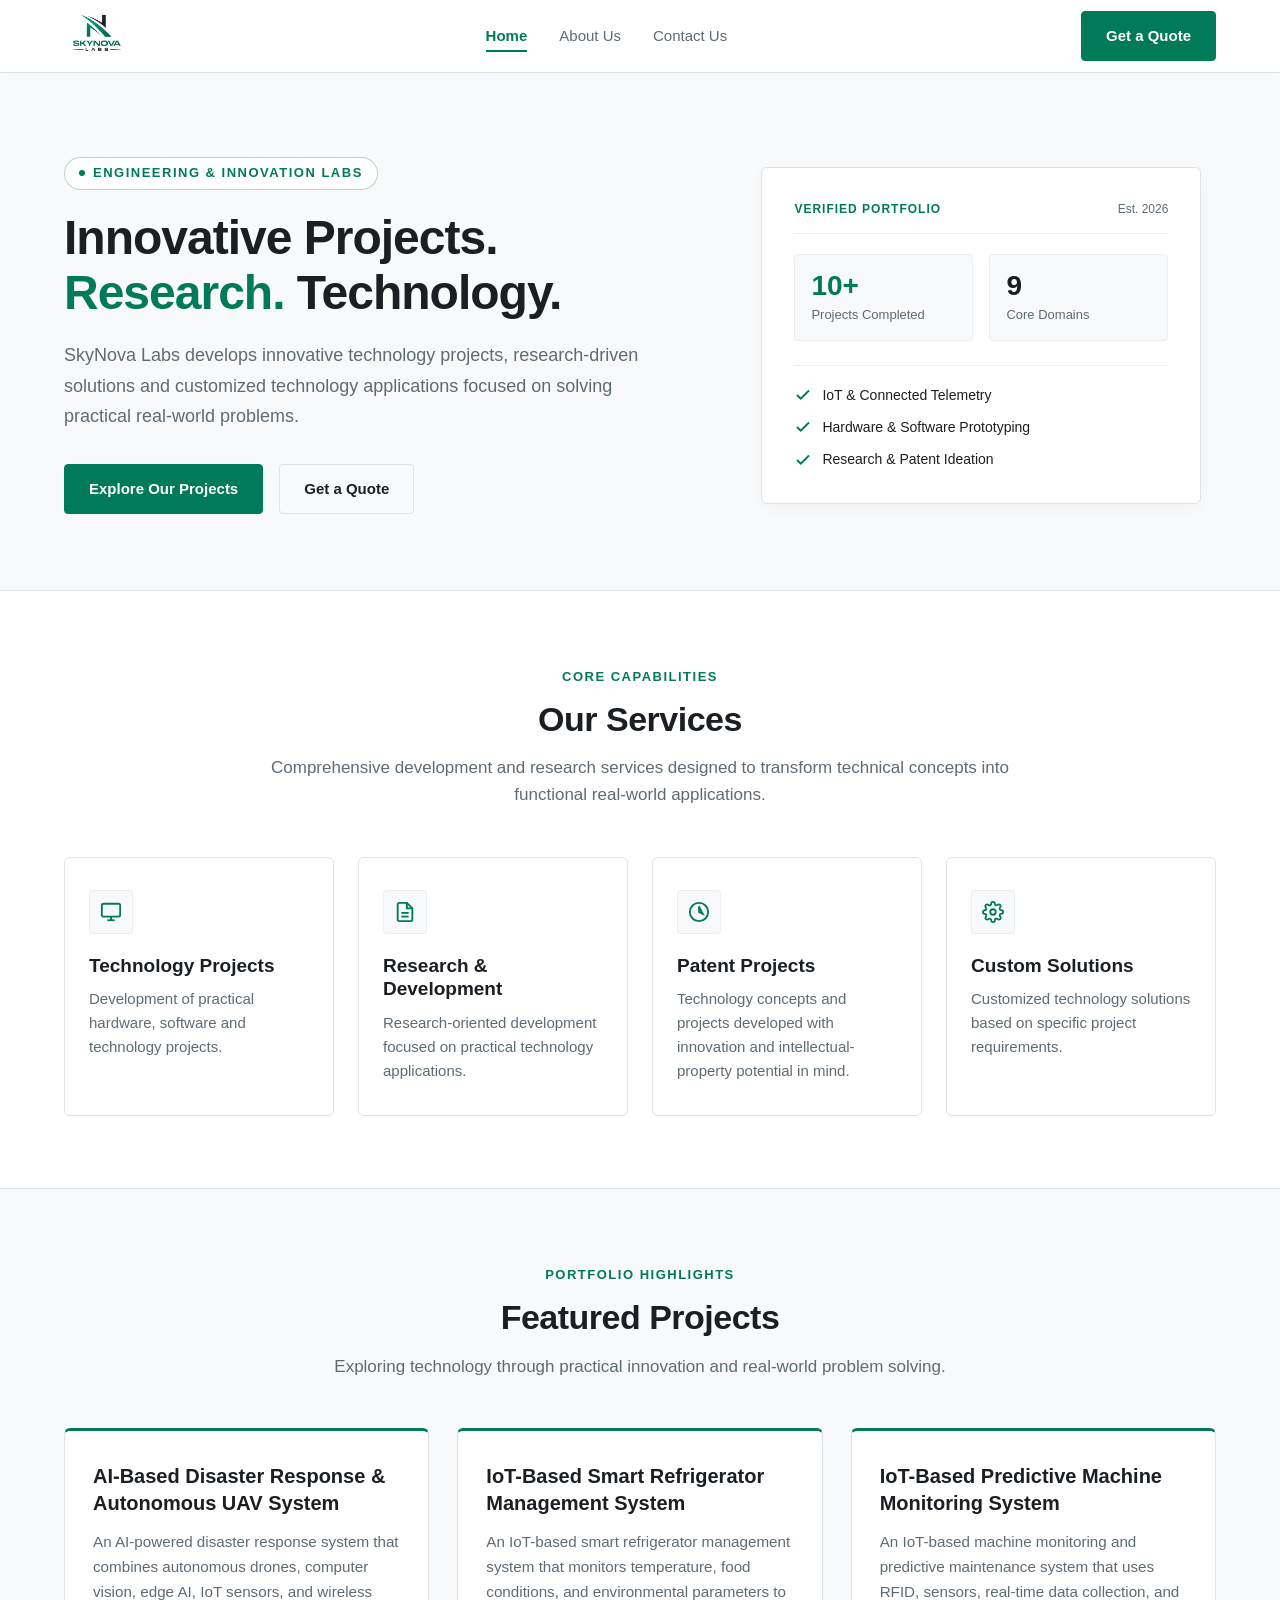
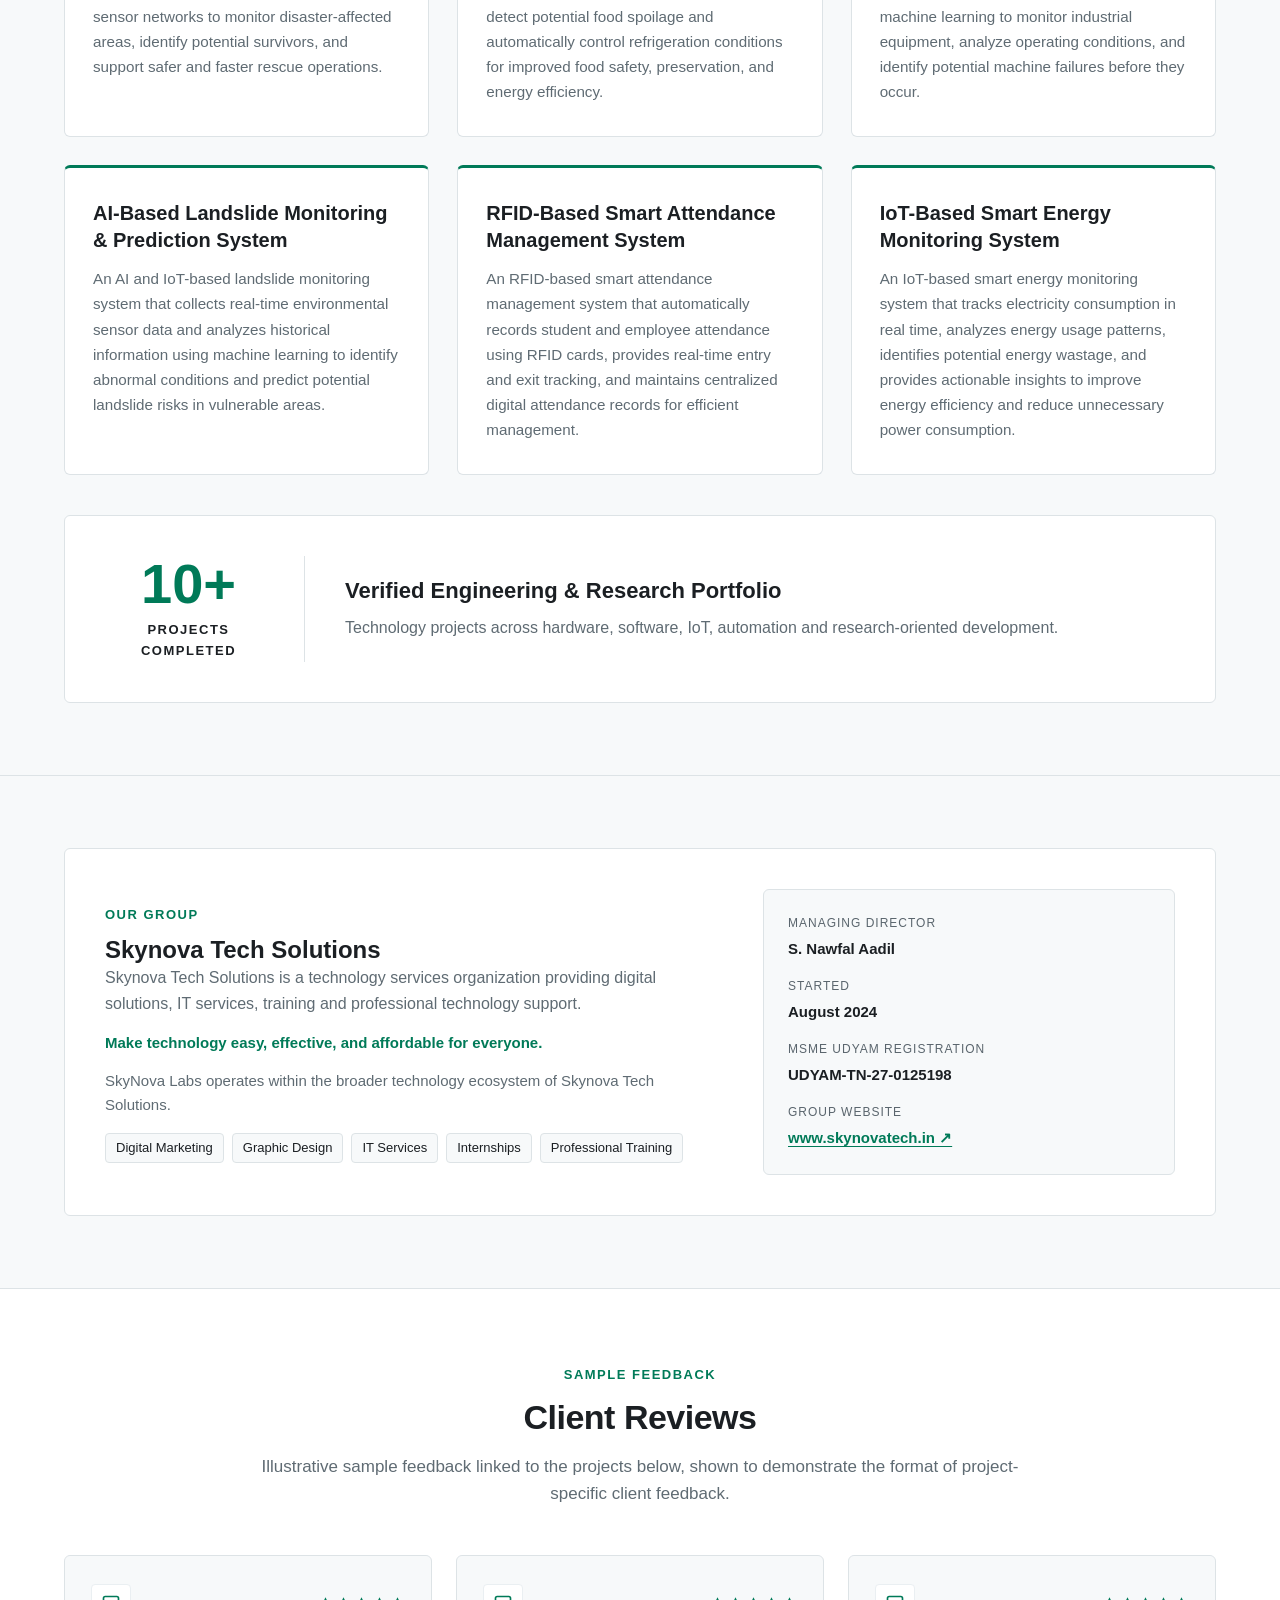
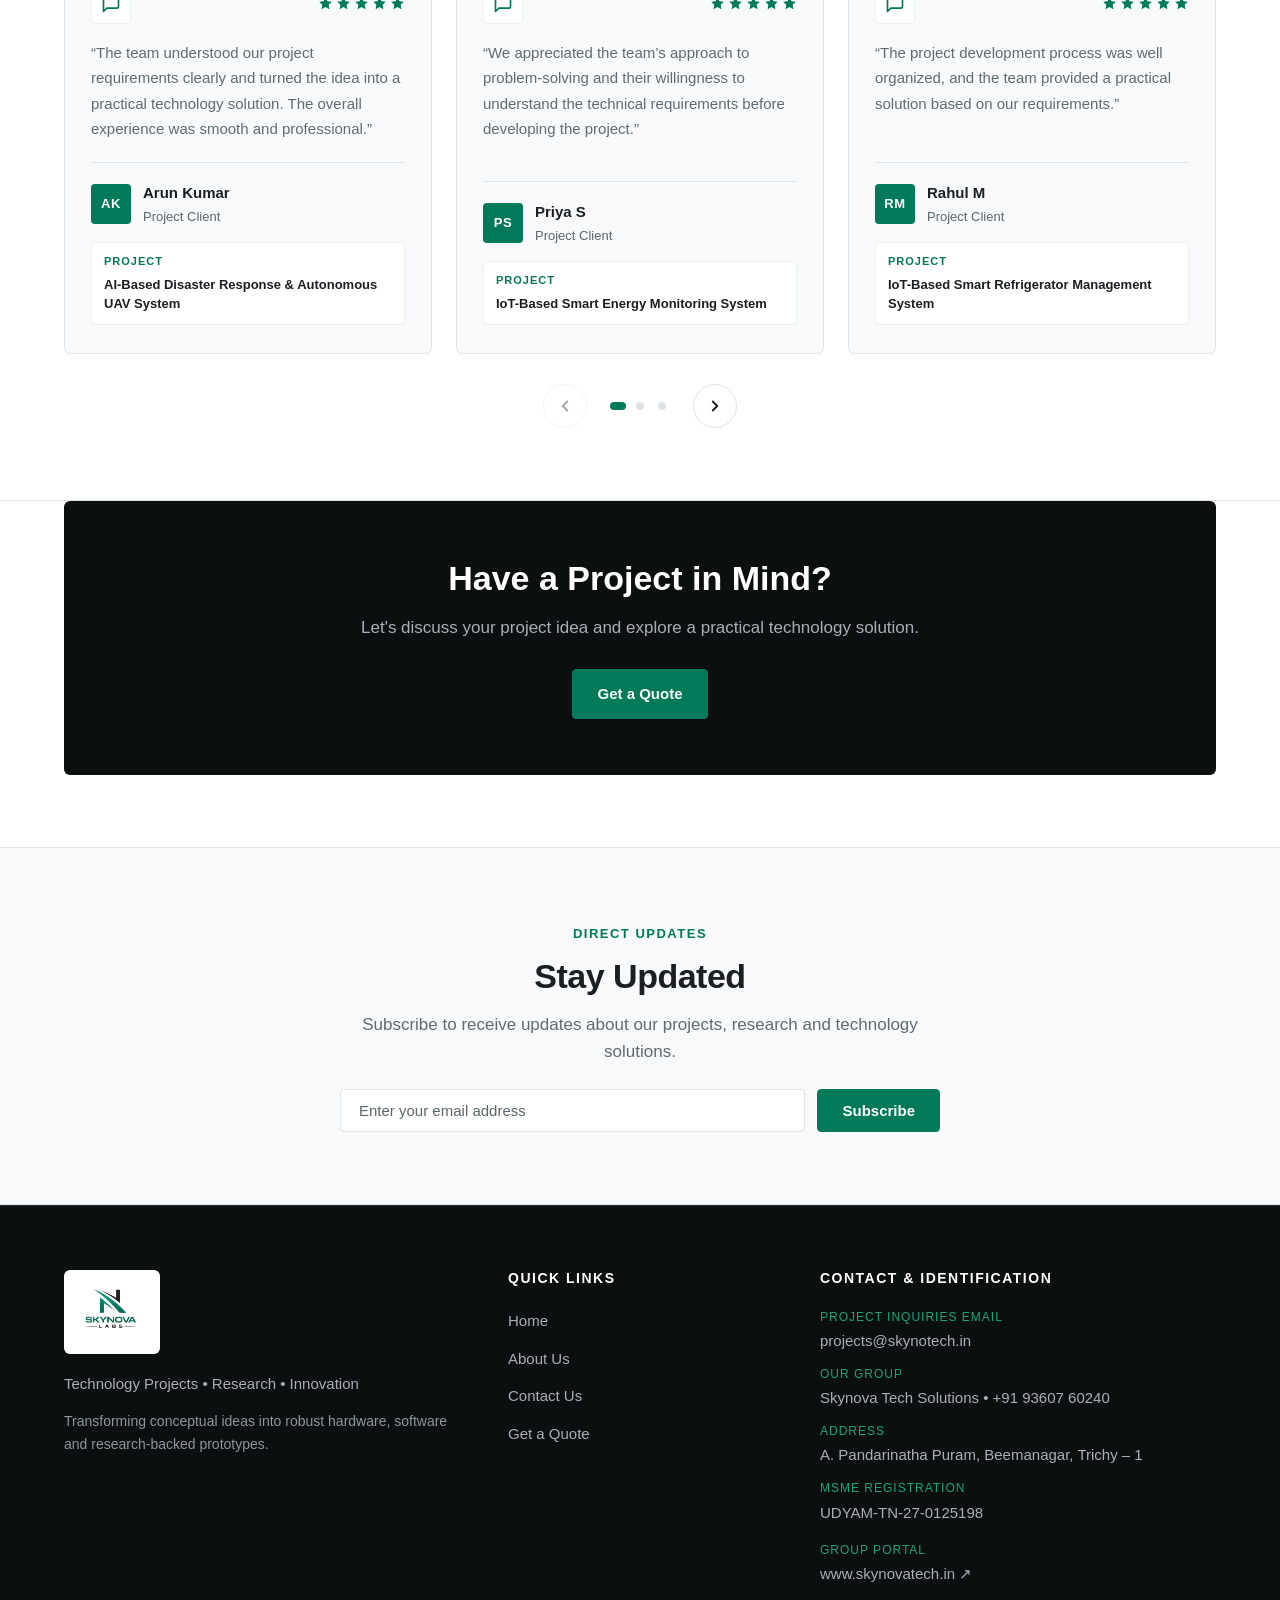
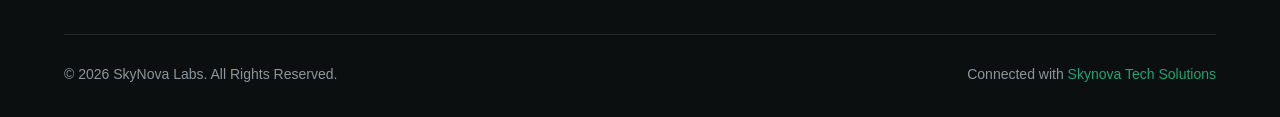
<file: index.html>
<!DOCTYPE html>
<html lang="en">
<head>
  <meta charset="UTF-8">
  <meta http-equiv="refresh" content="0; url=skynotech/index.html">
  <title>Skynotech Solutions</title>
</head>
<body style="background: #050505; color: #FFFFFF; font-family: sans-serif; display: flex; align-items: center; justify-content: center; height: 100vh; margin: 0;">
  <p>Redirecting to <a href="skynotech/index.html" style="color: #00E5FF;">Skynotech Solutions Corporate Website</a>...</p>
</body>
</html>
</file>
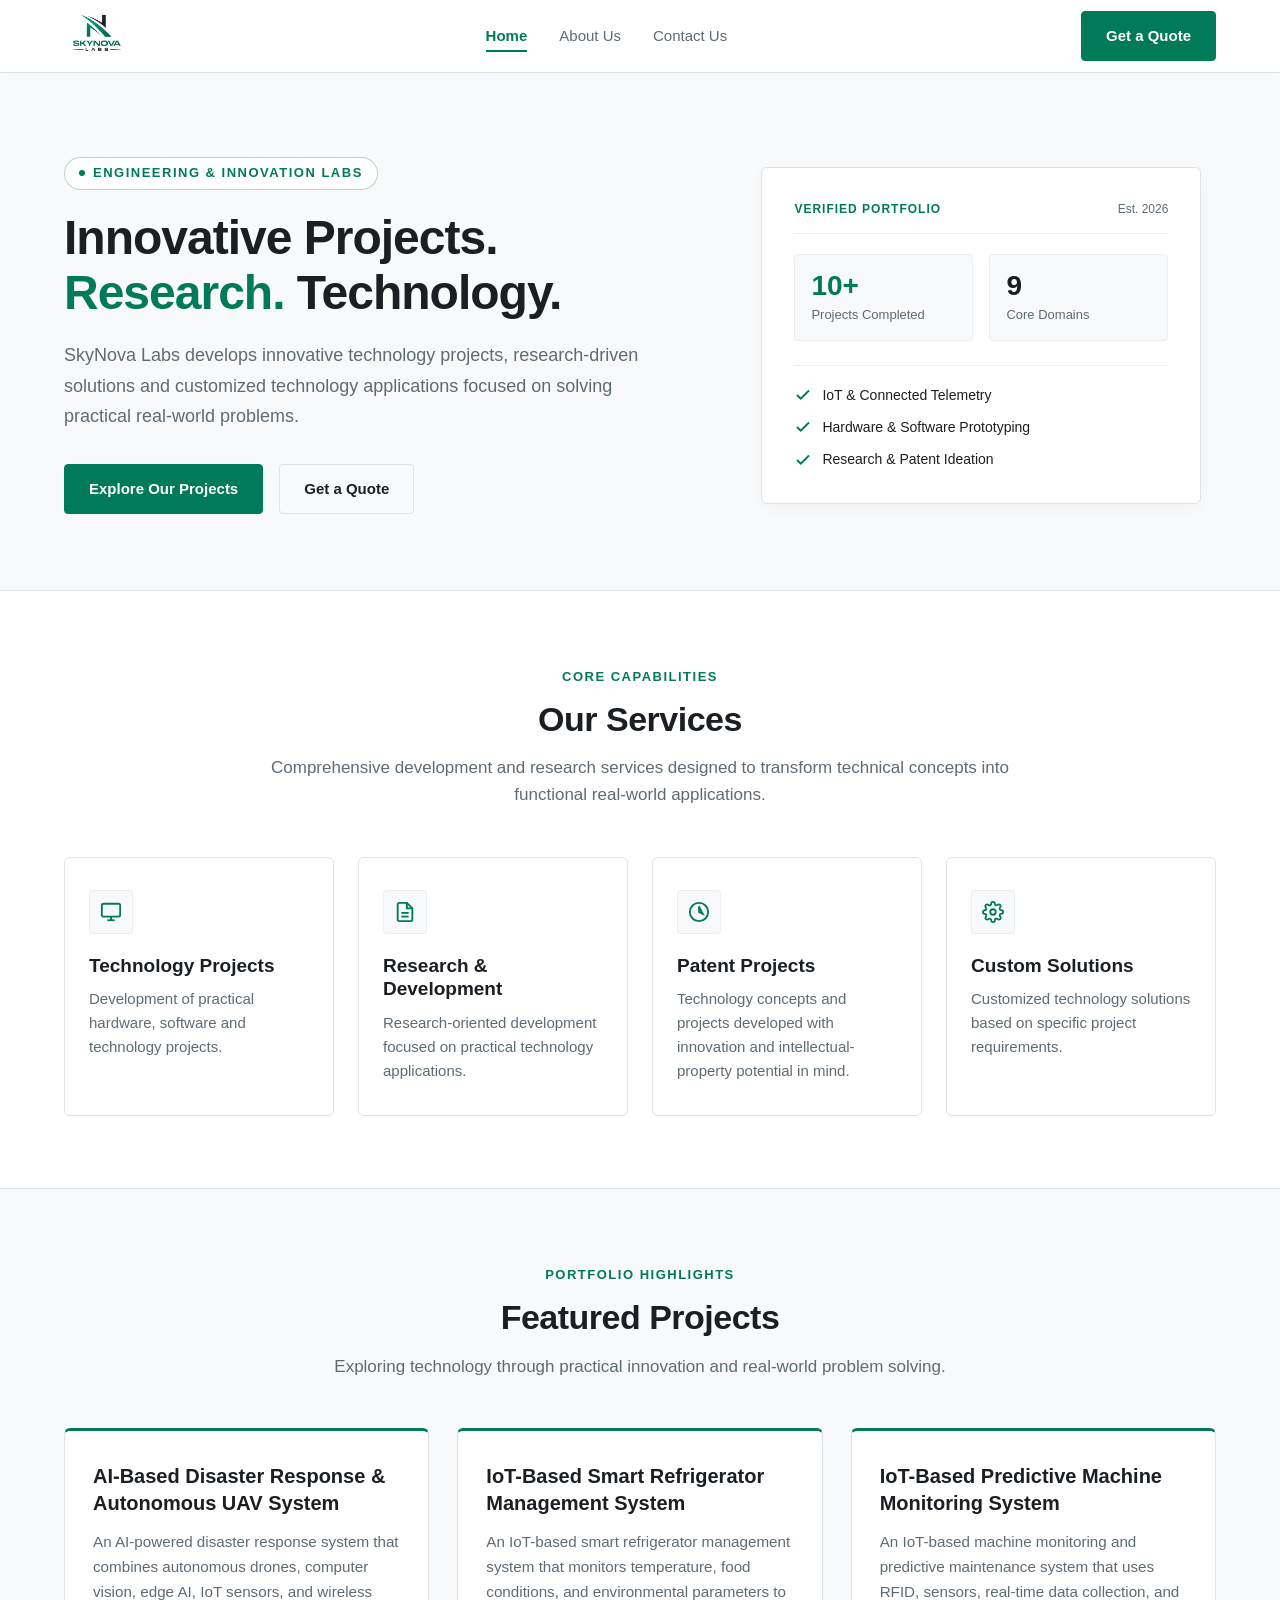
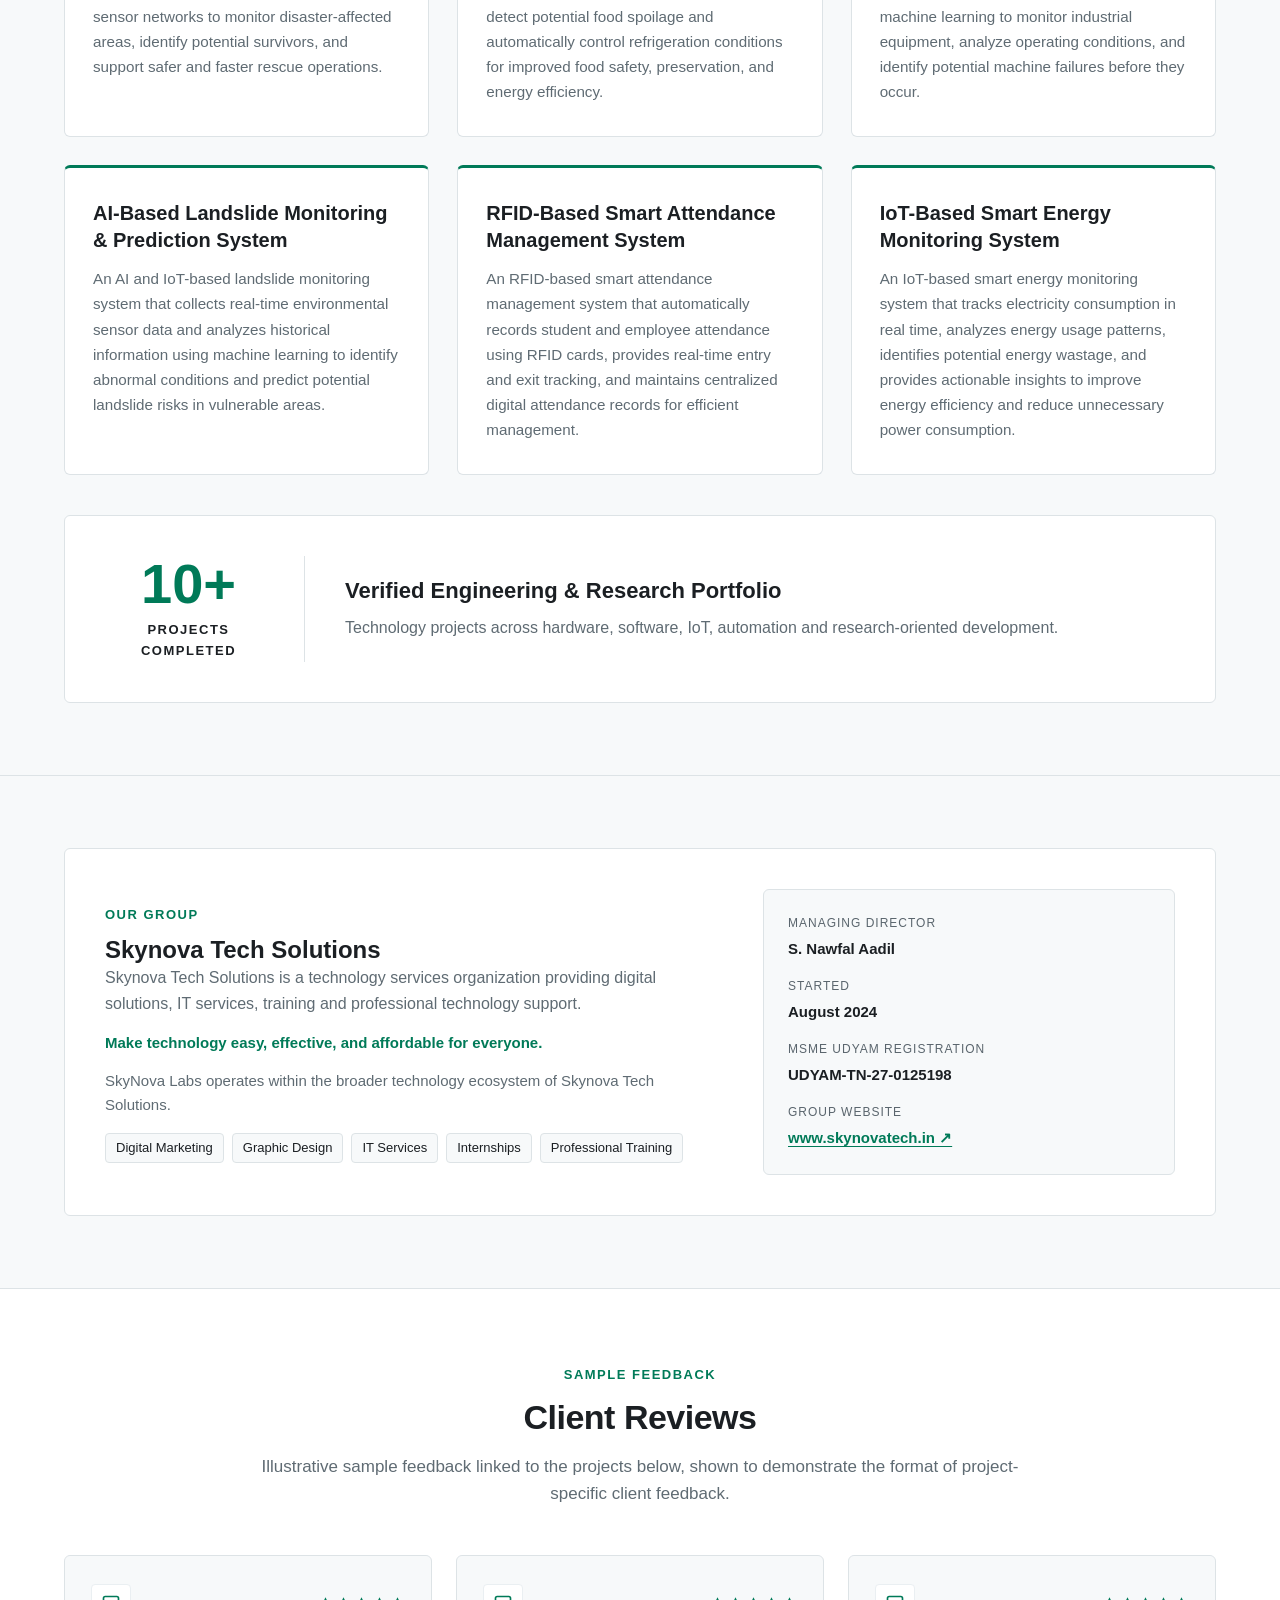
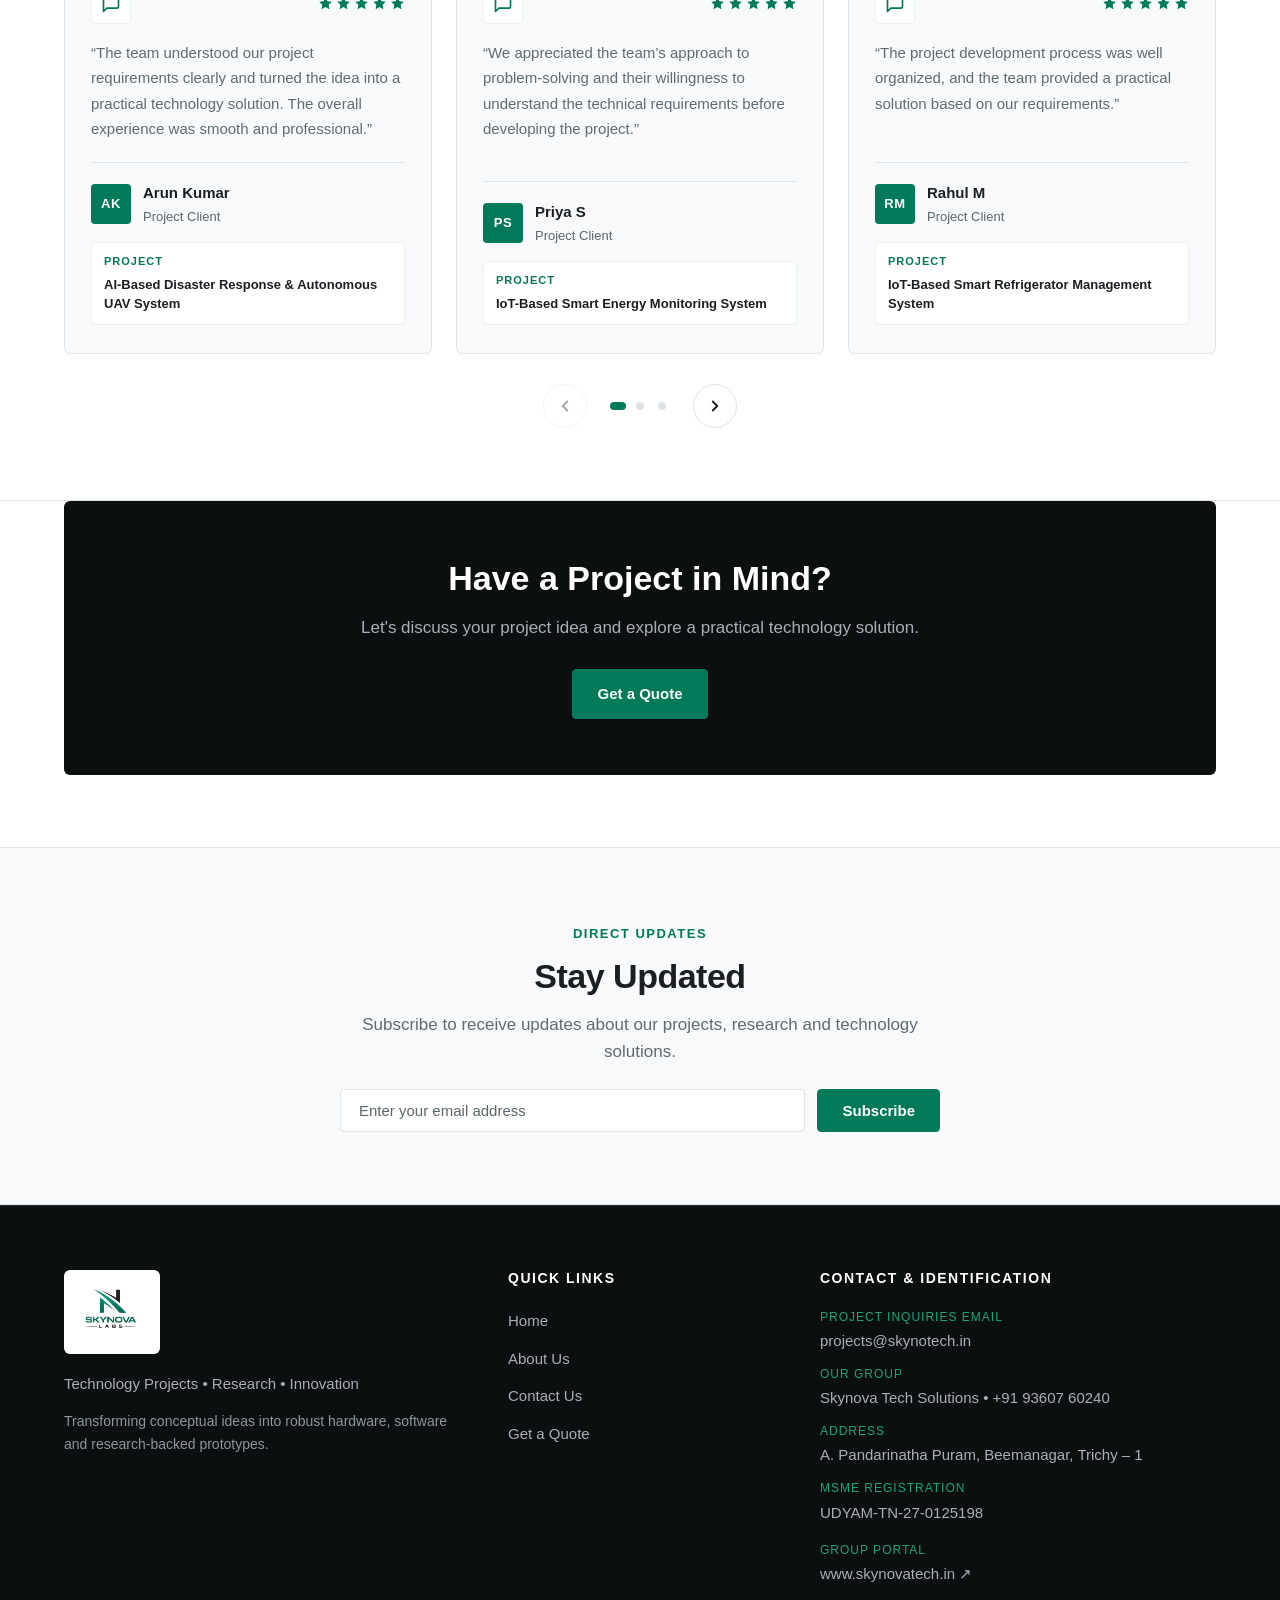
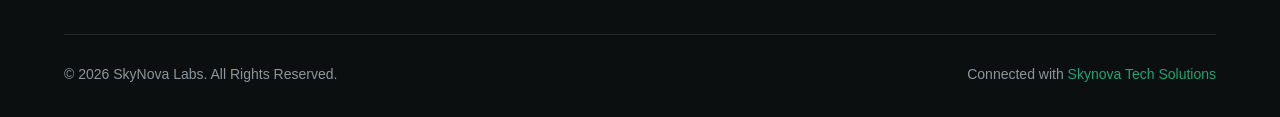
<file: skynotech/index.html>
<!DOCTYPE html>
<html lang="en">
<head>
  <meta charset="UTF-8">
  <meta name="viewport" content="width=device-width, initial-scale=1.0">
  <title>SkyNova Labs | AI, IoT &amp; RFID Technology Projects</title>
  <meta name="description" content="SkyNova Labs develops AI and IoT projects including autonomous UAV disaster response, predictive machine monitoring, landslide prediction, RFID attendance and smart energy monitoring systems.">
  <meta name="keywords" content="Technology Projects, AI Projects, IoT Projects, Research Projects, Hardware Projects, Software Projects, AI Disaster Management, Autonomous Drone, Disaster Response System, Edge AI, Computer Vision, Smart Refrigerator, Food Monitoring System, Predictive Maintenance, Industrial IoT, Machine Learning, RFID, Smart Manufacturing, Landslide Prediction, IoT Sensors, Smart Attendance Management, Smart Energy Monitoring, Energy Efficiency, Custom Technology Solutions">
  <meta name="robots" content="index, follow">
  
  <!-- Open Graph -->
  <meta property="og:type" content="website">
  <meta property="og:title" content="SkyNova Labs | AI, IoT &amp; RFID Technology Projects">
  <meta property="og:description" content="Developing innovative technology projects, research-driven prototypes and customized solutions.">
  <meta property="og:image" content="assets/LOGO.png">
  <meta property="og:site_name" content="SkyNova Labs">

  <link rel="icon" type="image/png" href="assets/LOGO.png">
  <link rel="stylesheet" href="css/style.css">
</head>
<body>
  <!-- Accessibility Skip Link -->
  <a href="#main-content" class="skip-link">Skip to main content</a>

  <!-- Header & Navigation (Clean White Corporate Navbar) -->
  <header class="site-header">
    <div class="container">
      <nav class="nav-wrapper" aria-label="Main Navigation">
        <a href="index.html" class="brand-logo" aria-label="SkyNova Labs Home">
          <img src="assets/LOGO.png" alt="SkyNova Labs Logo" width="514" height="485">
        </a>

        <!-- Desktop Links + Single Mobile CTA inside menu -->
        <ul class="nav-menu" id="primary-nav">
          <li><a href="index.html" class="nav-link active" aria-current="page">Home</a></li>
          <li><a href="about.html" class="nav-link">About Us</a></li>
          <li><a href="contact.html" class="nav-link">Contact Us</a></li>
          <li class="nav-mobile-item"><a href="quote.html" class="btn btn-primary btn-block">Get a Quote</a></li>
        </ul>

        <!-- Single Desktop CTA (Hidden on mobile) -->
        <div class="nav-desktop-cta">
          <a href="quote.html" class="btn btn-primary">Get a Quote</a>
        </div>

        <!-- Hamburger toggle button -->
        <button class="nav-toggle" aria-controls="primary-nav" aria-expanded="false" aria-label="Toggle navigation menu">
          <span class="nav-toggle-icon"></span>
        </button>
      </nav>
    </div>
  </header>

  <main id="main-content">
    <!-- Hero Section (Corporate Off-White Style) -->
    <section class="hero-section" aria-labelledby="hero-title">
      <div class="container">
        <div class="hero-grid">
          <div class="hero-content">
            <div class="hero-tag">
              <span class="hero-tag-dot"></span>
              Engineering &amp; Innovation Labs
            </div>
            <h1 id="hero-title" class="hero-title">
              Innovative Projects. <span>Research.</span> Technology.
            </h1>
            <p class="hero-description">
              SkyNova Labs develops innovative technology projects, research-driven solutions and customized technology applications focused on solving practical real-world problems.
            </p>
            <div class="hero-actions">
              <a href="#projects" class="btn btn-primary">Explore Our Projects</a>
              <a href="quote.html" class="btn btn-outline">Get a Quote</a>
            </div>
          </div>

          <div class="hero-visual" aria-hidden="true">
            <div class="corporate-overview-card">
              <div class="overview-card-header">
                <span class="badge">Verified Portfolio</span>
                <span class="status">Est. 2026</span>
              </div>
              <div class="overview-metrics-grid">
                <div class="metric-box">
                  <div class="metric-number highlight">10+</div>
                  <div class="metric-label">Projects Completed</div>
                </div>
                <div class="metric-box">
                  <div class="metric-number">9</div>
                  <div class="metric-label">Core Domains</div>
                </div>
              </div>
              <div class="overview-list">
                <div class="overview-list-item">
                  <svg width="18" height="18" viewBox="0 0 24 24" fill="none" stroke="currentColor" stroke-width="2.5"><polyline points="20 6 9 17 4 12"></polyline></svg>
                  <span>IoT &amp; Connected Telemetry</span>
                </div>
                <div class="overview-list-item">
                  <svg width="18" height="18" viewBox="0 0 24 24" fill="none" stroke="currentColor" stroke-width="2.5"><polyline points="20 6 9 17 4 12"></polyline></svg>
                  <span>Hardware &amp; Software Prototyping</span>
                </div>
                <div class="overview-list-item">
                  <svg width="18" height="18" viewBox="0 0 24 24" fill="none" stroke="currentColor" stroke-width="2.5"><polyline points="20 6 9 17 4 12"></polyline></svg>
                  <span>Research &amp; Patent Ideation</span>
                </div>
              </div>
            </div>
          </div>
        </div>
      </div>
    </section>

    <!-- Services Section (Clean White Section) -->
    <section class="section section-white" aria-labelledby="services-title">
      <div class="container">
        <div class="section-header">
          <span class="section-tag">Core Capabilities</span>
          <h2 id="services-title" class="section-title">Our Services</h2>
          <p class="section-subtitle">
            Comprehensive development and research services designed to transform technical concepts into functional real-world applications.
          </p>
        </div>

        <div class="services-grid">
          <!-- Service 1 -->
          <article class="service-card">
            <div class="service-icon" aria-hidden="true">
              <svg width="22" height="22" viewBox="0 0 24 24" fill="none" stroke="currentColor" stroke-width="2">
                <rect x="2" y="3" width="20" height="14" rx="2" ry="2"></rect>
                <line x1="8" y1="21" x2="16" y2="21"></line>
                <line x1="12" y1="17" x2="12" y2="21"></line>
              </svg>
            </div>
            <h3>Technology Projects</h3>
            <p>Development of practical hardware, software and technology projects.</p>
          </article>

          <!-- Service 2 -->
          <article class="service-card">
            <div class="service-icon" aria-hidden="true">
              <svg width="22" height="22" viewBox="0 0 24 24" fill="none" stroke="currentColor" stroke-width="2">
                <path d="M14 2H6a2 2 0 0 0-2 2v16a2 2 0 0 0 2 2h12a2 2 0 0 0 2-2V8z"></path>
                <polyline points="14 2 14 8 20 8"></polyline>
                <line x1="16" y1="13" x2="8" y2="13"></line>
                <line x1="16" y1="17" x2="8" y2="17"></line>
              </svg>
            </div>
            <h3>Research &amp; Development</h3>
            <p>Research-oriented development focused on practical technology applications.</p>
          </article>

          <!-- Service 3 -->
          <article class="service-card">
            <div class="service-icon" aria-hidden="true">
              <svg width="22" height="22" viewBox="0 0 24 24" fill="none" stroke="currentColor" stroke-width="2">
                <circle cx="12" cy="12" r="10"></circle>
                <polygon points="12 6 12 12 16 14"></polygon>
              </svg>
            </div>
            <h3>Patent Projects</h3>
            <p>Technology concepts and projects developed with innovation and intellectual-property potential in mind.</p>
          </article>

          <!-- Service 4 -->
          <article class="service-card">
            <div class="service-icon" aria-hidden="true">
              <svg width="22" height="22" viewBox="0 0 24 24" fill="none" stroke="currentColor" stroke-width="2">
                <circle cx="12" cy="12" r="3"></circle>
                <path d="M19.4 15a1.65 1.65 0 0 0 .33 1.82l.06.06a2 2 0 0 1 0 2.83 2 2 0 0 1-2.83 0l-.06-.06a1.65 1.65 0 0 0-1.82-.33 1.65 1.65 0 0 0-1 1.51V21a2 2 0 0 1-2 2 2 2 0 0 1-2-2v-.09A1.65 1.65 0 0 0 9 19.4a1.65 1.65 0 0 0-1.82.33l-.06.06a2 2 0 0 1-2.83 0 2 2 0 0 1 0-2.83l.06-.06a1.65 1.65 0 0 0 .33-1.82 1.65 1.65 0 0 0-1.51-1H3a2 2 0 0 1-2-2 2 2 0 0 1 2-2h.09A1.65 1.65 0 0 0 4.6 9a1.65 1.65 0 0 0-.33-1.82l-.06-.06a2 2 0 0 1 0-2.83 2 2 0 0 1 2.83 0l.06.06a1.65 1.65 0 0 0 1.82.33H9a1.65 1.65 0 0 0 1-1.51V3a2 2 0 0 1 2-2 2 2 0 0 1 2 2v.09a1.65 1.65 0 0 0 1 1.51 1.65 1.65 0 0 0 1.82-.33l.06-.06a2 2 0 0 1 2.83 0 2 2 0 0 1 0 2.83l-.06.06a1.65 1.65 0 0 0-.33 1.82V9a1.65 1.65 0 0 0 1.51 1H21a2 2 0 0 1 2 2 2 2 0 0 1-2 2h-.09a1.65 1.65 0 0 0-1.51 1z"></path>
              </svg>
            </div>
            <h3>Custom Solutions</h3>
            <p>Customized technology solutions based on specific project requirements.</p>
          </article>
        </div>
      </div>
    </section>

    <!-- Featured Projects Section (Off-White Section with Crisp Cards & Actual Images) -->
    <section class="section section-offwhite" id="projects" aria-labelledby="projects-title">
      <div class="container">
        <div class="section-header">
          <span class="section-tag">Portfolio Highlights</span>
          <h2 id="projects-title" class="section-title">Featured Projects</h2>
          <p class="section-subtitle">
            Exploring technology through practical innovation and real-world problem solving.
          </p>
        </div>

        <div class="projects-grid">
          <!-- Project 01: AI-Based Disaster Response & Autonomous UAV System -->
          <article class="project-card">
            <div class="project-card-body">
              <h3 class="project-title">AI-Based Disaster Response &amp; Autonomous UAV System</h3>
              <p class="project-desc">
                An AI-powered disaster response system that combines autonomous drones, computer vision, edge AI, IoT sensors, and wireless sensor networks to monitor disaster-affected areas, identify potential survivors, and support safer and faster rescue operations.
              </p>
            </div>
          </article>

          <!-- Project 02: IoT-Based Smart Refrigerator Management System -->
          <article class="project-card">
            <div class="project-card-body">
              <h3 class="project-title">IoT-Based Smart Refrigerator Management System</h3>
              <p class="project-desc">
                An IoT-based smart refrigerator management system that monitors temperature, food conditions, and environmental parameters to detect potential food spoilage and automatically control refrigeration conditions for improved food safety, preservation, and energy efficiency.
              </p>
            </div>
          </article>

          <!-- Project 03: IoT-Based Predictive Machine Monitoring System -->
          <article class="project-card">
            <div class="project-card-body">
              <h3 class="project-title">IoT-Based Predictive Machine Monitoring System</h3>
              <p class="project-desc">
                An IoT-based machine monitoring and predictive maintenance system that uses RFID, sensors, real-time data collection, and machine learning to monitor industrial equipment, analyze operating conditions, and identify potential machine failures before they occur.
              </p>
            </div>
          </article>

          <!-- Project 04: AI-Based Landslide Monitoring & Prediction System -->
          <article class="project-card">
            <div class="project-card-body">
              <h3 class="project-title">AI-Based Landslide Monitoring &amp; Prediction System</h3>
              <p class="project-desc">
                An AI and IoT-based landslide monitoring system that collects real-time environmental sensor data and analyzes historical information using machine learning to identify abnormal conditions and predict potential landslide risks in vulnerable areas.
              </p>
            </div>
          </article>

          <!-- Project 05: RFID-Based Smart Attendance Management System -->
          <article class="project-card">
            <div class="project-card-body">
              <h3 class="project-title">RFID-Based Smart Attendance Management System</h3>
              <p class="project-desc">
                An RFID-based smart attendance management system that automatically records student and employee attendance using RFID cards, provides real-time entry and exit tracking, and maintains centralized digital attendance records for efficient management.
              </p>
            </div>
          </article>

          <!-- Project 06: IoT-Based Smart Energy Monitoring System -->
          <article class="project-card">
            <div class="project-card-body">
              <h3 class="project-title">IoT-Based Smart Energy Monitoring System</h3>
              <p class="project-desc">
                An IoT-based smart energy monitoring system that tracks electricity consumption in real time, analyzes energy usage patterns, identifies potential energy wastage, and provides actionable insights to improve energy efficiency and reduce unnecessary power consumption.
              </p>
            </div>
          </article>
        </div>

        <!-- Project Statistics Banner (Strictly 10+ Projects) -->
        <div class="stats-banner">
          <div class="stat-figure-wrap">
            <div class="stat-figure">10+</div>
            <div class="stat-figure-label">Projects Completed</div>
          </div>
          <div class="stat-content">
            <h3>Verified Engineering &amp; Research Portfolio</h3>
            <p>
              Technology projects across hardware, software, IoT, automation and research-oriented development.
            </p>
          </div>
        </div>
      </div>
    </section>

    <!-- Our Group Section (Skynova Tech Solutions) -->
    <section class="section section-offwhite" aria-labelledby="parent-title">
      <div class="container">
        <div class="parent-company-card">
          <div class="parent-info">
            <span class="section-tag">Our Group</span>
            <h2 id="parent-title">Skynova Tech Solutions</h2>
            <p>
              Skynova Tech Solutions is a technology services organization providing digital solutions, IT services, training and professional technology support.
            </p>
            <p class="parent-tagline">
              Make technology easy, effective, and affordable for everyone.
            </p>
            <p style="font-size: 0.9375rem; color: var(--text-gray); margin-top: 10px;">
              SkyNova Labs operates within the broader technology ecosystem of Skynova Tech Solutions.
            </p>
            <div class="parent-services-list">
              <span class="parent-service-pill">Digital Marketing</span>
              <span class="parent-service-pill">Graphic Design</span>
              <span class="parent-service-pill">IT Services</span>
              <span class="parent-service-pill">Internships</span>
              <span class="parent-service-pill">Professional Training</span>
            </div>
          </div>

          <div class="parent-meta">
            <div class="meta-row">
              <span class="meta-label">Managing Director</span>
              <span class="meta-val">S. Nawfal Aadil</span>
            </div>
            <div class="meta-row">
              <span class="meta-label">Started</span>
              <span class="meta-val">August 2024</span>
            </div>
            <div class="meta-row">
              <span class="meta-label">MSME Udyam Registration</span>
              <span class="meta-val">UDYAM-TN-27-0125198</span>
            </div>
            <div class="meta-row">
              <span class="meta-label">Group Website</span>
              <span class="meta-val">
                <a href="https://www.skynovatech.in/" target="_blank" rel="noopener noreferrer">www.skynovatech.in &nearr;</a>
              </span>
            </div>
          </div>
        </div>
      </div>
    </section>

    <!-- Client Reviews Section (Sample Feedback - Responsive Scroll-Snap Slider) -->
    <section class="section section-white" aria-labelledby="reviews-title">
      <div class="container">
        <!-- Shared icon symbols for review stars and quote mark -->
        <svg class="svg-defs" width="0" height="0" aria-hidden="true" focusable="false">
          <symbol id="review-star" viewBox="0 0 24 24">
            <polygon points="12 2 15.09 8.26 22 9.27 17 14.14 18.18 21.02 12 17.77 5.82 21.02 7 14.14 2 9.27 8.91 8.26 12 2"></polygon>
          </symbol>
          <symbol id="review-quote" viewBox="0 0 24 24">
            <path d="M21 15a2 2 0 0 1-2 2H7l-4 4V5a2 2 0 0 1 2-2h14a2 2 0 0 1 2 2z" fill="none" stroke="currentColor" stroke-width="2" stroke-linecap="round" stroke-linejoin="round"></path>
          </symbol>
        </svg>

        <div class="section-header">
          <span class="section-tag">Sample Feedback</span>
          <h2 id="reviews-title" class="section-title">Client Reviews</h2>
          <p class="section-subtitle">
            Illustrative sample feedback linked to the projects below, shown to demonstrate the format of project-specific client feedback.
          </p>
        </div>

        <!-- Responsive Review Slider: 3 cards desktop, 2 cards tablet, 1 card mobile -->
        <div class="reviews-slider" data-reviews-slider>
          <div class="reviews-viewport" data-reviews-viewport tabindex="0" role="region" aria-label="Client reviews carousel, scrollable">
            <ul class="reviews-track" data-reviews-track>
              <!-- Review 01 -->
              <li class="review-card">
                <div class="review-card-top">
                  <span class="review-quote-icon" aria-hidden="true">
                    <svg focusable="false"><use href="#review-quote"></use></svg>
                  </span>
                  <span class="review-stars" role="img" aria-label="Sample rating: 5 out of 5">
                    <svg class="review-star" focusable="false" aria-hidden="true"><use href="#review-star"></use></svg>
                    <svg class="review-star" focusable="false" aria-hidden="true"><use href="#review-star"></use></svg>
                    <svg class="review-star" focusable="false" aria-hidden="true"><use href="#review-star"></use></svg>
                    <svg class="review-star" focusable="false" aria-hidden="true"><use href="#review-star"></use></svg>
                    <svg class="review-star" focusable="false" aria-hidden="true"><use href="#review-star"></use></svg>
                  </span>
                </div>
                <blockquote class="review-text">
                  <p>&ldquo;The team understood our project requirements clearly and turned the idea into a practical technology solution. The overall experience was smooth and professional.&rdquo;</p>
                </blockquote>
                <div class="review-author">
                  <span class="review-avatar" aria-hidden="true">AK</span>
                  <span class="review-author-info">
                    <span class="review-author-name">Arun Kumar</span>
                    <span class="review-author-role">Project Client</span>
                  </span>
                </div>
                <p class="review-project">
                  <span class="review-project-label">Project</span>
                  <span class="review-project-name">AI-Based Disaster Response &amp; Autonomous UAV System</span>
                </p>
              </li>

              <!-- Review 02 -->
              <li class="review-card">
                <div class="review-card-top">
                  <span class="review-quote-icon" aria-hidden="true">
                    <svg focusable="false"><use href="#review-quote"></use></svg>
                  </span>
                  <span class="review-stars" role="img" aria-label="Sample rating: 5 out of 5">
                    <svg class="review-star" focusable="false" aria-hidden="true"><use href="#review-star"></use></svg>
                    <svg class="review-star" focusable="false" aria-hidden="true"><use href="#review-star"></use></svg>
                    <svg class="review-star" focusable="false" aria-hidden="true"><use href="#review-star"></use></svg>
                    <svg class="review-star" focusable="false" aria-hidden="true"><use href="#review-star"></use></svg>
                    <svg class="review-star" focusable="false" aria-hidden="true"><use href="#review-star"></use></svg>
                  </span>
                </div>
                <blockquote class="review-text">
                  <p>&ldquo;We appreciated the team&rsquo;s approach to problem-solving and their willingness to understand the technical requirements before developing the project.&rdquo;</p>
                </blockquote>
                <div class="review-author">
                  <span class="review-avatar" aria-hidden="true">PS</span>
                  <span class="review-author-info">
                    <span class="review-author-name">Priya S</span>
                    <span class="review-author-role">Project Client</span>
                  </span>
                </div>
                <p class="review-project">
                  <span class="review-project-label">Project</span>
                  <span class="review-project-name">IoT-Based Smart Energy Monitoring System</span>
                </p>
              </li>

              <!-- Review 03 -->
              <li class="review-card">
                <div class="review-card-top">
                  <span class="review-quote-icon" aria-hidden="true">
                    <svg focusable="false"><use href="#review-quote"></use></svg>
                  </span>
                  <span class="review-stars" role="img" aria-label="Sample rating: 5 out of 5">
                    <svg class="review-star" focusable="false" aria-hidden="true"><use href="#review-star"></use></svg>
                    <svg class="review-star" focusable="false" aria-hidden="true"><use href="#review-star"></use></svg>
                    <svg class="review-star" focusable="false" aria-hidden="true"><use href="#review-star"></use></svg>
                    <svg class="review-star" focusable="false" aria-hidden="true"><use href="#review-star"></use></svg>
                    <svg class="review-star" focusable="false" aria-hidden="true"><use href="#review-star"></use></svg>
                  </span>
                </div>
                <blockquote class="review-text">
                  <p>&ldquo;The project development process was well organized, and the team provided a practical solution based on our requirements.&rdquo;</p>
                </blockquote>
                <div class="review-author">
                  <span class="review-avatar" aria-hidden="true">RM</span>
                  <span class="review-author-info">
                    <span class="review-author-name">Rahul M</span>
                    <span class="review-author-role">Project Client</span>
                  </span>
                </div>
                <p class="review-project">
                  <span class="review-project-label">Project</span>
                  <span class="review-project-name">IoT-Based Smart Refrigerator Management System</span>
                </p>
              </li>

              <!-- Review 04 -->
              <li class="review-card">
                <div class="review-card-top">
                  <span class="review-quote-icon" aria-hidden="true">
                    <svg focusable="false"><use href="#review-quote"></use></svg>
                  </span>
                  <span class="review-stars" role="img" aria-label="Sample rating: 5 out of 5">
                    <svg class="review-star" focusable="false" aria-hidden="true"><use href="#review-star"></use></svg>
                    <svg class="review-star" focusable="false" aria-hidden="true"><use href="#review-star"></use></svg>
                    <svg class="review-star" focusable="false" aria-hidden="true"><use href="#review-star"></use></svg>
                    <svg class="review-star" focusable="false" aria-hidden="true"><use href="#review-star"></use></svg>
                    <svg class="review-star" focusable="false" aria-hidden="true"><use href="#review-star"></use></svg>
                  </span>
                </div>
                <blockquote class="review-text">
                  <p>&ldquo;A good experience working with the team. They were responsive, technically focused and committed to completing the project requirements.&rdquo;</p>
                </blockquote>
                <div class="review-author">
                  <span class="review-avatar" aria-hidden="true">VR</span>
                  <span class="review-author-info">
                    <span class="review-author-name">Vignesh R</span>
                    <span class="review-author-role">Project Client</span>
                  </span>
                </div>
                <p class="review-project">
                  <span class="review-project-label">Project</span>
                  <span class="review-project-name">IoT-Based Predictive Machine Monitoring System</span>
                </p>
              </li>

              <!-- Review 05 -->
              <li class="review-card">
                <div class="review-card-top">
                  <span class="review-quote-icon" aria-hidden="true">
                    <svg focusable="false"><use href="#review-quote"></use></svg>
                  </span>
                  <span class="review-stars" role="img" aria-label="Sample rating: 5 out of 5">
                    <svg class="review-star" focusable="false" aria-hidden="true"><use href="#review-star"></use></svg>
                    <svg class="review-star" focusable="false" aria-hidden="true"><use href="#review-star"></use></svg>
                    <svg class="review-star" focusable="false" aria-hidden="true"><use href="#review-star"></use></svg>
                    <svg class="review-star" focusable="false" aria-hidden="true"><use href="#review-star"></use></svg>
                    <svg class="review-star" focusable="false" aria-hidden="true"><use href="#review-star"></use></svg>
                  </span>
                </div>
                <blockquote class="review-text">
                  <p>&ldquo;The team helped transform our initial idea into a working project with a clear focus on practical implementation.&rdquo;</p>
                </blockquote>
                <div class="review-author">
                  <span class="review-avatar" aria-hidden="true">KS</span>
                  <span class="review-author-info">
                    <span class="review-author-name">Karthik S</span>
                    <span class="review-author-role">Project Client</span>
                  </span>
                </div>
                <p class="review-project">
                  <span class="review-project-label">Project</span>
                  <span class="review-project-name">RFID-Based Smart Attendance Management System</span>
                </p>
              </li>
            </ul>
          </div>

          <!-- Slider Controls (Previous / Next + Position Indicators) -->
          <div class="reviews-controls">
            <button type="button" class="reviews-nav-btn" data-reviews-prev aria-label="Previous review">
              <svg viewBox="0 0 24 24" fill="none" stroke="currentColor" stroke-width="2.5" stroke-linecap="round" stroke-linejoin="round" aria-hidden="true" focusable="false">
                <polyline points="15 18 9 12 15 6"></polyline>
              </svg>
            </button>

            <div class="reviews-dots" data-reviews-dots role="tablist" aria-label="Review position"></div>

            <button type="button" class="reviews-nav-btn" data-reviews-next aria-label="Next review">
              <svg viewBox="0 0 24 24" fill="none" stroke="currentColor" stroke-width="2.5" stroke-linecap="round" stroke-linejoin="round" aria-hidden="true" focusable="false">
                <polyline points="9 18 15 12 9 6"></polyline>
              </svg>
            </button>
          </div>
        </div>
      </div>
    </section>

    <!-- Contact CTA Section (Dark Balanced Section, Exactly One Button) -->
    <section class="section section-white" style="padding-top: 0;" aria-labelledby="cta-title">
      <div class="container">
        <div class="cta-banner">
          <h2 id="cta-title">Have a Project in Mind?</h2>
          <p>
            Let's discuss your project idea and explore a practical technology solution.
          </p>
          <a href="quote.html" class="btn btn-primary">Get a Quote</a>
        </div>
      </div>
    </section>

    <!-- Newsletter Section (Simple Frontend Only) -->
    <section class="section section-offwhite" aria-labelledby="newsletter-title">
      <div class="container">
        <div class="newsletter-wrapper">
          <span class="section-tag">Direct Updates</span>
          <h2 id="newsletter-title" class="section-title">Stay Updated</h2>
          <p class="section-subtitle">
            Subscribe to receive updates about our projects, research and technology solutions.
          </p>

          <form id="newsletter-form" class="newsletter-form" novalidate>
            <label for="newsletter-email" class="sr-only" style="position: absolute; width: 1px; height: 1px; padding: 0; margin: -1px; overflow: hidden; clip: rect(0,0,0,0); border: 0;">Enter your email address</label>
            <input type="email" id="newsletter-email" class="form-input" placeholder="Enter your email address" required aria-label="Enter your email address">
            <button type="submit" class="btn btn-primary">Subscribe</button>
          </form>
          <div id="newsletter-message" class="form-message" role="alert" aria-live="polite"></div>
        </div>
      </div>
    </section>
  </main>

  <!-- Global Footer (Balanced Dark Section) -->
  <footer class="site-footer">
    <div class="container">
      <div class="footer-top">
        <div class="footer-col footer-brand">
          <span class="footer-logo-chip"><img src="assets/LOGO.png" alt="SkyNova Labs Logo" width="514" height="485"></span>
          <p class="footer-tagline">
            Technology Projects &bull; Research &bull; Innovation
          </p>
          <p style="font-size: 0.875rem; color: var(--text-muted-dark);">
            Transforming conceptual ideas into robust hardware, software and research-backed prototypes.
          </p>
        </div>

        <div class="footer-col">
          <h3 class="footer-col-title">Quick Links</h3>
          <ul class="footer-links">
            <li><a href="index.html" class="footer-link">Home</a></li>
            <li><a href="about.html" class="footer-link">About Us</a></li>
            <li><a href="contact.html" class="footer-link">Contact Us</a></li>
            <li><a href="quote.html" class="footer-link">Get a Quote</a></li>
          </ul>
        </div>

        <div class="footer-col footer-col-contact">
          <h3 class="footer-col-title">Contact &amp; Identification</h3>
          <div class="footer-contact-list">
            <div class="footer-meta-item">
              <span class="footer-meta-label">Project Inquiries Email</span>
              <a href="mailto:projects@skynotech.in">projects@skynotech.in</a>
            </div>
            <div class="footer-meta-item">
              <span class="footer-meta-label">Our Group</span>
              <span>Skynova Tech Solutions &bull; <a href="tel:+919360760240">+91 93607 60240</a></span>
            </div>
            <div class="footer-meta-item">
              <span class="footer-meta-label">Address</span>
              <span>A. Pandarinatha Puram, Beemanagar, Trichy &ndash; 1</span>
            </div>
            <div class="footer-meta-item">
              <span class="footer-meta-label">MSME Registration</span>
              <span>UDYAM-TN-27-0125198</span>
            </div>
            <div class="footer-meta-item" style="margin-top: 4px;">
              <span class="footer-meta-label">Group Portal</span>
              <a href="https://www.skynovatech.in/" target="_blank" rel="noopener noreferrer">www.skynovatech.in &nearr;</a>
            </div>
          </div>
        </div>
      </div>

      <div class="footer-bottom">
        <div>&copy; 2026 SkyNova Labs. All Rights Reserved.</div>
        <div>Connected with <a href="https://www.skynovatech.in/" target="_blank" rel="noopener noreferrer" style="color: var(--accent);">Skynova Tech Solutions</a></div>
      </div>
    </div>
  </footer>

  <script src="js/script.js"></script>
</body>
</html>
</file>
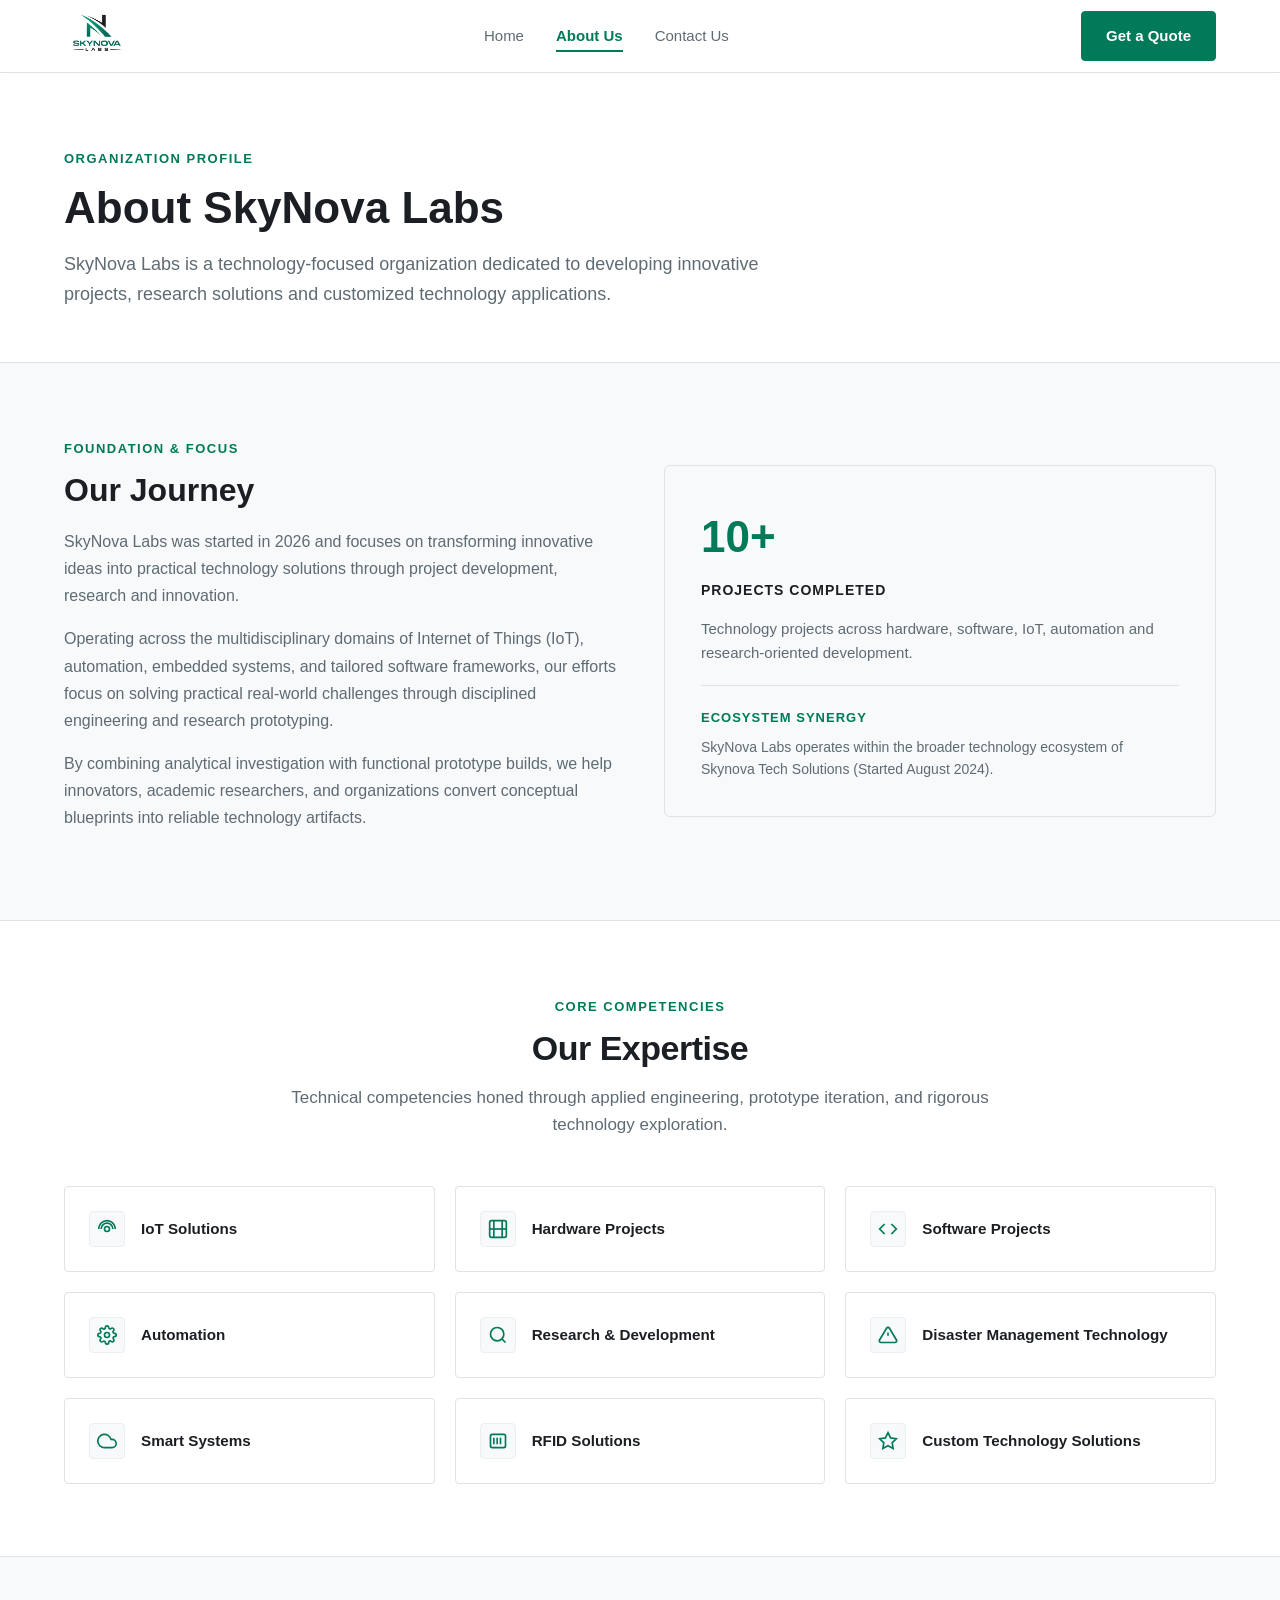
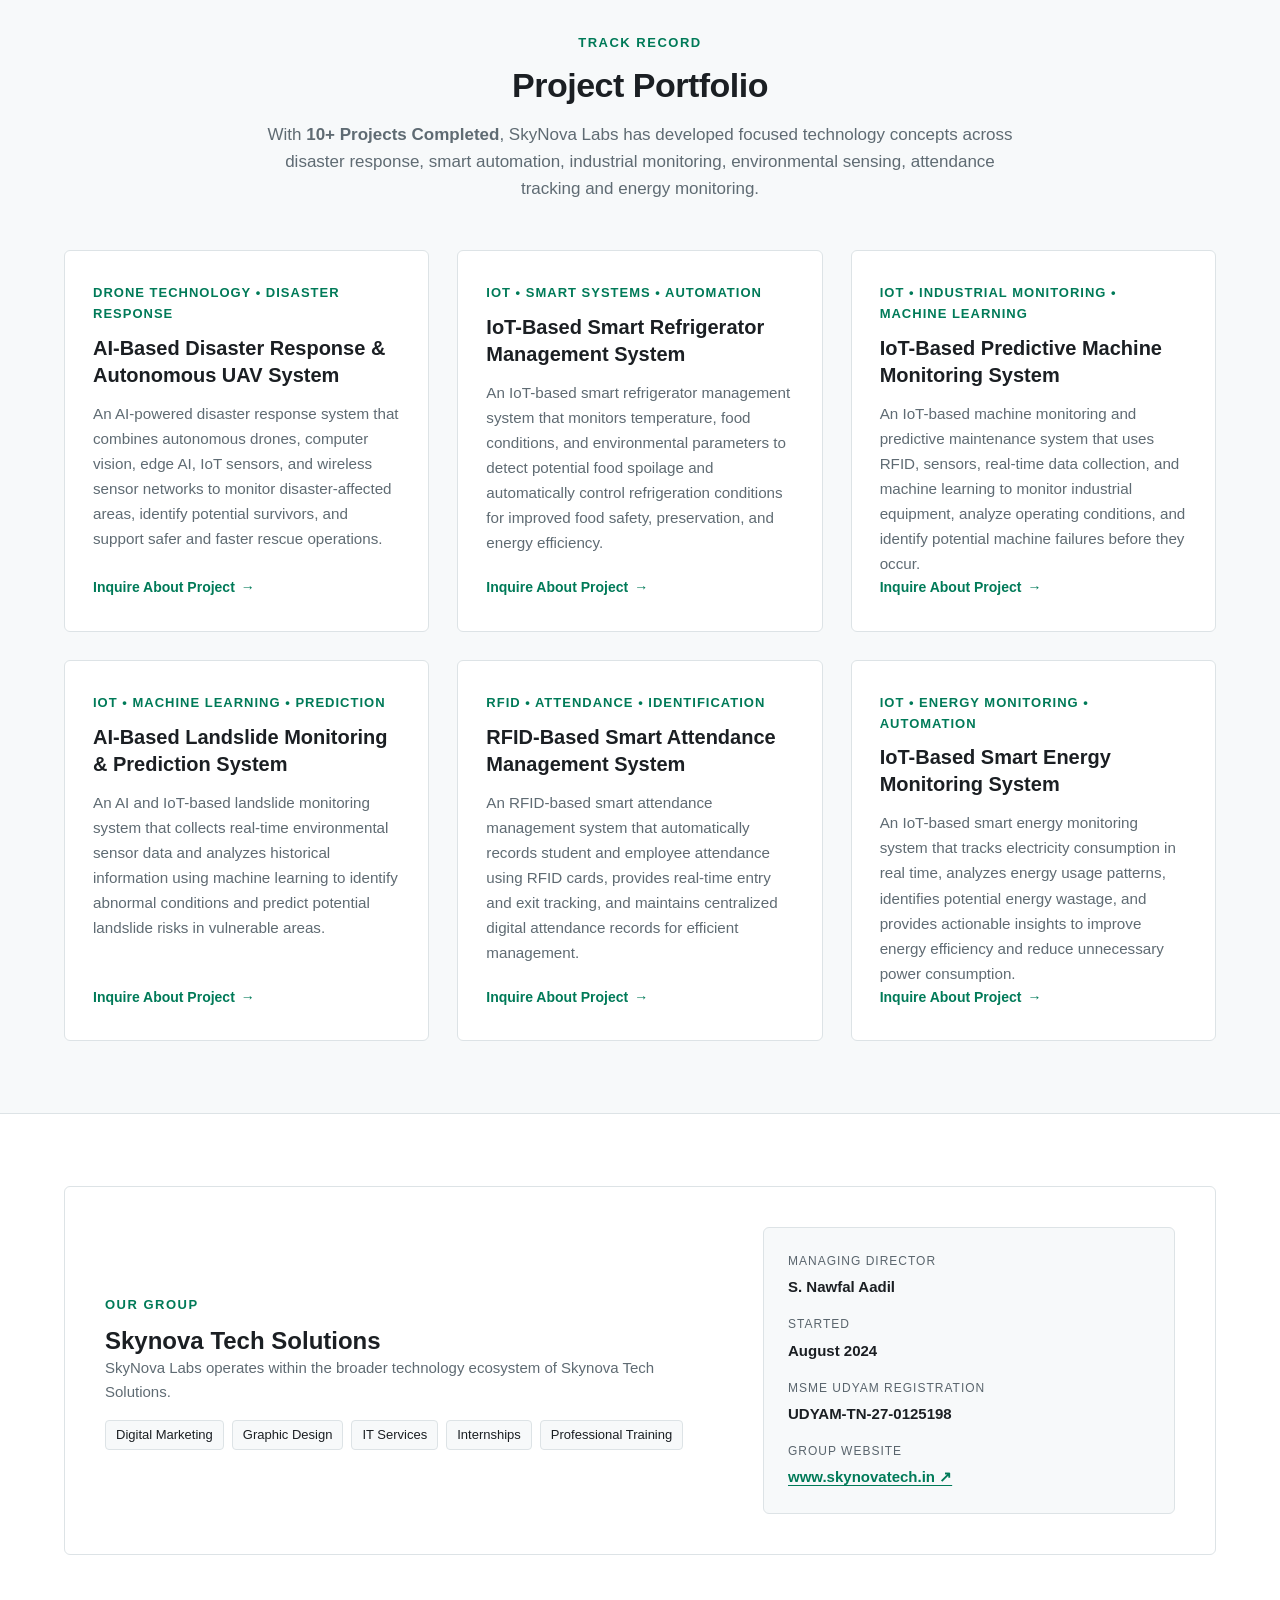
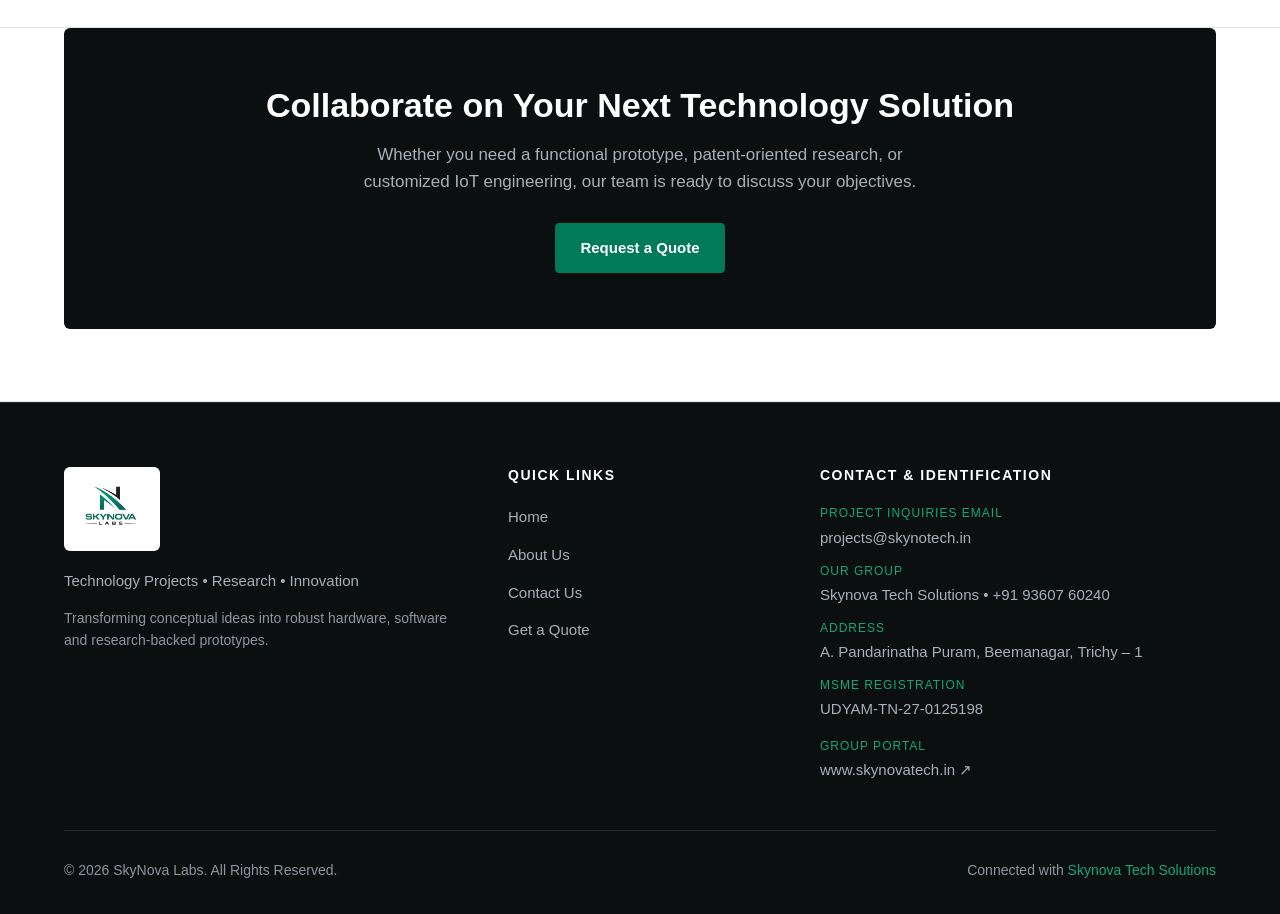
<file: skynotech/about.html>
<!DOCTYPE html>
<html lang="en">
<head>
  <meta charset="UTF-8">
  <meta name="viewport" content="width=device-width, initial-scale=1.0">
  <title>About SkyNova Labs | Technology &amp; Innovation</title>
  <meta name="description" content="Established in 2026, SkyNova Labs focuses on transforming innovative ideas into practical technology solutions through research, IoT, automation and custom development, including AI, computer vision and RFID projects.">
  <meta name="keywords" content="About SkyNova Labs, Technology Innovation, IoT Solutions, AI Disaster Management, Autonomous Drone, Computer Vision, Smart Refrigerator, Predictive Maintenance, Industrial IoT, Machine Learning, Landslide Prediction, RFID Attendance System, Smart Energy Monitoring, Hardware Projects, Software Development, Research Prototyping">
  <meta name="robots" content="index, follow">

  <!-- Open Graph -->
  <meta property="og:type" content="website">
  <meta property="og:title" content="About SkyNova Labs | Technology &amp; Innovation">
  <meta property="og:description" content="Dedicated to developing innovative projects, research solutions and customized technology applications.">
  <meta property="og:image" content="assets/LOGO.png">
  <meta property="og:site_name" content="SkyNova Labs">

  <link rel="icon" type="image/png" href="assets/LOGO.png">
  <link rel="stylesheet" href="css/style.css">
</head>
<body>
  <!-- Accessibility Skip Link -->
  <a href="#main-content" class="skip-link">Skip to main content</a>

  <!-- Header & Navigation (Clean White Corporate Navbar) -->
  <header class="site-header">
    <div class="container">
      <nav class="nav-wrapper" aria-label="Main Navigation">
        <a href="index.html" class="brand-logo" aria-label="SkyNova Labs Home">
          <img src="assets/LOGO.png" alt="SkyNova Labs Logo" width="514" height="485">
        </a>

        <!-- Desktop Links + Single Mobile CTA inside menu -->
        <ul class="nav-menu" id="primary-nav">
          <li><a href="index.html" class="nav-link">Home</a></li>
          <li><a href="about.html" class="nav-link active" aria-current="page">About Us</a></li>
          <li><a href="contact.html" class="nav-link">Contact Us</a></li>
          <li class="nav-mobile-item"><a href="quote.html" class="btn btn-primary btn-block">Get a Quote</a></li>
        </ul>

        <!-- Single Desktop CTA (Hidden on mobile) -->
        <div class="nav-desktop-cta">
          <a href="quote.html" class="btn btn-primary">Get a Quote</a>
        </div>

        <button class="nav-toggle" aria-controls="primary-nav" aria-expanded="false" aria-label="Toggle navigation menu">
          <span class="nav-toggle-icon"></span>
        </button>
      </nav>
    </div>
  </header>

  <main id="main-content">
    <!-- Page Hero (Clean White Background) -->
    <section class="page-hero" aria-labelledby="about-hero-title">
      <div class="container">
        <span class="section-tag">Organization Profile</span>
        <h1 id="about-hero-title" class="page-hero-title">About SkyNova Labs</h1>
        <p class="page-hero-desc">
          SkyNova Labs is a technology-focused organization dedicated to developing innovative projects, research solutions and customized technology applications.
        </p>
      </div>
    </section>

    <!-- Our Journey Section (Off-White Background) -->
    <section class="section section-offwhite" aria-labelledby="journey-title">
      <div class="container">
        <div class="journey-grid">
          <div class="journey-content">
            <span class="section-tag">Foundation &amp; Focus</span>
            <h2 id="journey-title">Our Journey</h2>
            <p>
              SkyNova Labs was started in 2026 and focuses on transforming innovative ideas into practical technology solutions through project development, research and innovation.
            </p>
            <p>
              Operating across the multidisciplinary domains of Internet of Things (IoT), automation, embedded systems, and tailored software frameworks, our efforts focus on solving practical real-world challenges through disciplined engineering and research prototyping.
            </p>
            <p>
              By combining analytical investigation with functional prototype builds, we help innovators, academic researchers, and organizations convert conceptual blueprints into reliable technology artifacts.
            </p>
          </div>

          <div class="journey-card">
            <div class="journey-card-metric">10+</div>
            <div class="journey-card-label">Projects Completed</div>
            <p style="font-size: 0.9375rem; color: var(--text-gray); margin-bottom: 20px;">
              Technology projects across hardware, software, IoT, automation and research-oriented development.
            </p>
            <div style="border-top: 1px solid var(--border); padding-top: 18px;">
              <span style="font-size: 0.8125rem; color: var(--primary); text-transform: uppercase; letter-spacing: 1px; font-weight: 700;">Ecosystem Synergy</span>
              <p style="font-size: 0.875rem; color: var(--text-gray); margin-top: 6px;">
                SkyNova Labs operates within the broader technology ecosystem of Skynova Tech Solutions (Started August 2024).
              </p>
            </div>
          </div>
        </div>
      </div>
    </section>

    <!-- Our Expertise (9 Categories, White Cards with Subtle Gray Borders) -->
    <section class="section section-white" aria-labelledby="expertise-title">
      <div class="container">
        <div class="section-header">
          <span class="section-tag">Core Competencies</span>
          <h2 id="expertise-title" class="section-title">Our Expertise</h2>
          <p class="section-subtitle">
            Technical competencies honed through applied engineering, prototype iteration, and rigorous technology exploration.
          </p>
        </div>

        <div class="expertise-grid">
          <!-- 1 -->
          <div class="expertise-item">
            <div class="expertise-icon" aria-hidden="true">
              <svg width="20" height="20" viewBox="0 0 24 24" fill="none" stroke="currentColor" stroke-width="2">
                <circle cx="12" cy="12" r="3"></circle>
                <path d="M5 12a7 7 0 0 1 14 0"></path>
                <path d="M2 12a10 10 0 0 1 20 0"></path>
              </svg>
            </div>
            <span>IoT Solutions</span>
          </div>

          <!-- 2 -->
          <div class="expertise-item">
            <div class="expertise-icon" aria-hidden="true">
              <svg width="20" height="20" viewBox="0 0 24 24" fill="none" stroke="currentColor" stroke-width="2">
                <rect x="2" y="2" width="20" height="20" rx="2.18" ry="2.18"></rect>
                <line x1="7" y1="2" x2="7" y2="22"></line>
                <line x1="17" y1="2" x2="17" y2="22"></line>
                <line x1="2" y1="12" x2="22" y2="12"></line>
              </svg>
            </div>
            <span>Hardware Projects</span>
          </div>

          <!-- 3 -->
          <div class="expertise-item">
            <div class="expertise-icon" aria-hidden="true">
              <svg width="20" height="20" viewBox="0 0 24 24" fill="none" stroke="currentColor" stroke-width="2">
                <polyline points="16 18 22 12 16 6"></polyline>
                <polyline points="8 6 2 12 8 18"></polyline>
              </svg>
            </div>
            <span>Software Projects</span>
          </div>

          <!-- 4 -->
          <div class="expertise-item">
            <div class="expertise-icon" aria-hidden="true">
              <svg width="20" height="20" viewBox="0 0 24 24" fill="none" stroke="currentColor" stroke-width="2">
                <circle cx="12" cy="12" r="3"></circle>
                <path d="M19.4 15a1.65 1.65 0 0 0 .33 1.82l.06.06a2 2 0 0 1 0 2.83 2 2 0 0 1-2.83 0l-.06-.06a1.65 1.65 0 0 0-1.82-.33 1.65 1.65 0 0 0-1 1.51V21a2 2 0 0 1-2 2 2 2 0 0 1-2-2v-.09A1.65 1.65 0 0 0 9 19.4a1.65 1.65 0 0 0-1.82.33l-.06.06a2 2 0 0 1-2.83 0 2 2 0 0 1 0-2.83l.06-.06a1.65 1.65 0 0 0 .33-1.82 1.65 1.65 0 0 0-1.51-1H3a2 2 0 0 1-2-2 2 2 0 0 1 2-2h.09A1.65 1.65 0 0 0 4.6 9a1.65 1.65 0 0 0-.33-1.82l-.06-.06a2 2 0 0 1 0-2.83 2 2 0 0 1 2.83 0l.06.06a1.65 1.65 0 0 0 1.82.33H9a1.65 1.65 0 0 0 1-1.51V3a2 2 0 0 1 2-2 2 2 0 0 1 2 2v.09a1.65 1.65 0 0 0 1 1.51 1.65 1.65 0 0 0 1.82-.33l.06-.06a2 2 0 0 1 2.83 0 2 2 0 0 1 0 2.83l-.06.06a1.65 1.65 0 0 0-.33 1.82V9a1.65 1.65 0 0 0 1.51 1H21a2 2 0 0 1 2 2 2 2 0 0 1-2 2h-.09a1.65 1.65 0 0 0-1.51 1z"></path>
              </svg>
            </div>
            <span>Automation</span>
          </div>

          <!-- 5 -->
          <div class="expertise-item">
            <div class="expertise-icon" aria-hidden="true">
              <svg width="20" height="20" viewBox="0 0 24 24" fill="none" stroke="currentColor" stroke-width="2">
                <circle cx="11" cy="11" r="8"></circle>
                <line x1="21" y1="21" x2="16.65" y2="16.65"></line>
              </svg>
            </div>
            <span>Research &amp; Development</span>
          </div>

          <!-- 6 -->
          <div class="expertise-item">
            <div class="expertise-icon" aria-hidden="true">
              <svg width="20" height="20" viewBox="0 0 24 24" fill="none" stroke="currentColor" stroke-width="2">
                <path d="M10.29 3.86L1.82 18a2 2 0 0 0 1.71 3h16.94a2 2 0 0 0 1.71-3L13.71 3.86a2 2 0 0 0-3.42 0z"></path>
                <line x1="12" y1="9" x2="12" y2="13"></line>
                <line x1="12" y1="17" x2="12.01" y2="17"></line>
              </svg>
            </div>
            <span>Disaster Management Technology</span>
          </div>

          <!-- 7 -->
          <div class="expertise-item">
            <div class="expertise-icon" aria-hidden="true">
              <svg width="20" height="20" viewBox="0 0 24 24" fill="none" stroke="currentColor" stroke-width="2">
                <path d="M18 10h-1.26A8 8 0 1 0 9 20h9a5 5 0 0 0 0-10z"></path>
              </svg>
            </div>
            <span>Smart Systems</span>
          </div>

          <!-- 8 -->
          <div class="expertise-item">
            <div class="expertise-icon" aria-hidden="true">
              <svg width="20" height="20" viewBox="0 0 24 24" fill="none" stroke="currentColor" stroke-width="2">
                <rect x="3" y="4" width="18" height="16" rx="2"></rect>
                <line x1="7" y1="8" x2="7" y2="16"></line>
                <line x1="11" y1="8" x2="11" y2="16"></line>
                <line x1="15" y1="8" x2="15" y2="16"></line>
              </svg>
            </div>
            <span>RFID Solutions</span>
          </div>

          <!-- 9 -->
          <div class="expertise-item">
            <div class="expertise-icon" aria-hidden="true">
              <svg width="20" height="20" viewBox="0 0 24 24" fill="none" stroke="currentColor" stroke-width="2">
                <path d="M12 2l3.09 6.26L22 9.27l-5 4.87 1.18 6.88L12 17.77l-6.18 3.25L7 14.14 2 9.27l6.91-1.01L12 2z"></path>
              </svg>
            </div>
            <span>Custom Technology Solutions</span>
          </div>
        </div>
      </div>
    </section>

    <!-- Project Portfolio Showcase (Text-Only Cards) -->
    <section class="section section-offwhite" aria-labelledby="portfolio-summary-title">
      <div class="container">
        <div class="section-header">
          <span class="section-tag">Track Record</span>
          <h2 id="portfolio-summary-title" class="section-title">Project Portfolio</h2>
          <p class="section-subtitle">
            With <strong>10+ Projects Completed</strong>, SkyNova Labs has developed focused technology concepts across disaster response, smart automation, industrial monitoring, environmental sensing, attendance tracking and energy monitoring.
          </p>
        </div>

        <div class="projects-grid">
          <!-- 1. AI-Based Disaster Response & Autonomous UAV System -->
          <article class="project-card">
            <div class="project-card-body">
              <span class="project-category">Drone Technology • Disaster Response</span>
              <h3 class="project-title">AI-Based Disaster Response &amp; Autonomous UAV System</h3>
              <p class="project-desc">
                An AI-powered disaster response system that combines autonomous drones, computer vision, edge AI, IoT sensors, and wireless sensor networks to monitor disaster-affected areas, identify potential survivors, and support safer and faster rescue operations.
              </p>
              <a href="quote.html" class="project-link">Inquire About Project <span aria-hidden="true">&rarr;</span></a>
            </div>
          </article>

          <!-- 2. IoT-Based Smart Refrigerator Management System -->
          <article class="project-card">
            <div class="project-card-body">
              <span class="project-category">IoT • Smart Systems • Automation</span>
              <h3 class="project-title">IoT-Based Smart Refrigerator Management System</h3>
              <p class="project-desc">
                An IoT-based smart refrigerator management system that monitors temperature, food conditions, and environmental parameters to detect potential food spoilage and automatically control refrigeration conditions for improved food safety, preservation, and energy efficiency.
              </p>
              <a href="quote.html" class="project-link">Inquire About Project <span aria-hidden="true">&rarr;</span></a>
            </div>
          </article>

          <!-- 3. IoT-Based Predictive Machine Monitoring System -->
          <article class="project-card">
            <div class="project-card-body">
              <span class="project-category">IoT • Industrial Monitoring • Machine Learning</span>
              <h3 class="project-title">IoT-Based Predictive Machine Monitoring System</h3>
              <p class="project-desc">
                An IoT-based machine monitoring and predictive maintenance system that uses RFID, sensors, real-time data collection, and machine learning to monitor industrial equipment, analyze operating conditions, and identify potential machine failures before they occur.
              </p>
              <a href="quote.html" class="project-link">Inquire About Project <span aria-hidden="true">&rarr;</span></a>
            </div>
          </article>

          <!-- 4. AI-Based Landslide Monitoring & Prediction System -->
          <article class="project-card">
            <div class="project-card-body">
              <span class="project-category">IoT • Machine Learning • Prediction</span>
              <h3 class="project-title">AI-Based Landslide Monitoring &amp; Prediction System</h3>
              <p class="project-desc">
                An AI and IoT-based landslide monitoring system that collects real-time environmental sensor data and analyzes historical information using machine learning to identify abnormal conditions and predict potential landslide risks in vulnerable areas.
              </p>
              <a href="quote.html" class="project-link">Inquire About Project <span aria-hidden="true">&rarr;</span></a>
            </div>
          </article>

          <!-- 5. RFID-Based Smart Attendance Management System -->
          <article class="project-card">
            <div class="project-card-body">
              <span class="project-category">RFID • Attendance • Identification</span>
              <h3 class="project-title">RFID-Based Smart Attendance Management System</h3>
              <p class="project-desc">
                An RFID-based smart attendance management system that automatically records student and employee attendance using RFID cards, provides real-time entry and exit tracking, and maintains centralized digital attendance records for efficient management.
              </p>
              <a href="quote.html" class="project-link">Inquire About Project <span aria-hidden="true">&rarr;</span></a>
            </div>
          </article>

          <!-- 6. IoT-Based Smart Energy Monitoring System -->
          <article class="project-card">
            <div class="project-card-body">
              <span class="project-category">IoT • Energy Monitoring • Automation</span>
              <h3 class="project-title">IoT-Based Smart Energy Monitoring System</h3>
              <p class="project-desc">
                An IoT-based smart energy monitoring system that tracks electricity consumption in real time, analyzes energy usage patterns, identifies potential energy wastage, and provides actionable insights to improve energy efficiency and reduce unnecessary power consumption.
              </p>
              <a href="quote.html" class="project-link">Inquire About Project <span aria-hidden="true">&rarr;</span></a>
            </div>
          </article>
        </div>
      </div>
    </section>

    <!-- Our Group Section (Clean Corporate White Section) -->
    <section class="section section-white" aria-labelledby="parent-company-title">
      <div class="container">
        <div class="parent-company-card">
          <div class="parent-info">
            <span class="section-tag">Our Group</span>
            <h2 id="parent-company-title">Skynova Tech Solutions</h2>
            <p style="font-size: 0.9375rem; color: var(--text-gray);">
              SkyNova Labs operates within the broader technology ecosystem of Skynova Tech Solutions.
            </p>
            <div class="parent-services-list">
              <span class="parent-service-pill">Digital Marketing</span>
              <span class="parent-service-pill">Graphic Design</span>
              <span class="parent-service-pill">IT Services</span>
              <span class="parent-service-pill">Internships</span>
              <span class="parent-service-pill">Professional Training</span>
            </div>
          </div>

          <div class="parent-meta">
            <div class="meta-row">
              <span class="meta-label">Managing Director</span>
              <span class="meta-val">S. Nawfal Aadil</span>
            </div>
            <div class="meta-row">
              <span class="meta-label">Started</span>
              <span class="meta-val">August 2024</span>
            </div>
            <div class="meta-row">
              <span class="meta-label">MSME Udyam Registration</span>
              <span class="meta-val">UDYAM-TN-27-0125198</span>
            </div>
            <div class="meta-row">
              <span class="meta-label">Group Website</span>
              <span class="meta-val">
                <a href="https://www.skynovatech.in/" target="_blank" rel="noopener noreferrer">www.skynovatech.in &nearr;</a>
              </span>
            </div>
          </div>
        </div>
      </div>
    </section>

    <!-- CTA Section (Dark Balanced Section) -->
    <section class="section section-white" style="padding-top: 0;" aria-labelledby="about-cta-title">
      <div class="container">
        <div class="cta-banner">
          <h2 id="about-cta-title">Collaborate on Your Next Technology Solution</h2>
          <p>
            Whether you need a functional prototype, patent-oriented research, or customized IoT engineering, our team is ready to discuss your objectives.
          </p>
          <a href="quote.html" class="btn btn-primary">Request a Quote</a>
        </div>
      </div>
    </section>
  </main>

  <!-- Global Footer -->
  <footer class="site-footer">
    <div class="container">
      <div class="footer-top">
        <div class="footer-col footer-brand">
          <span class="footer-logo-chip"><img src="assets/LOGO.png" alt="SkyNova Labs Logo" width="514" height="485"></span>
          <p class="footer-tagline">
            Technology Projects &bull; Research &bull; Innovation
          </p>
          <p style="font-size: 0.875rem; color: var(--text-muted-dark);">
            Transforming conceptual ideas into robust hardware, software and research-backed prototypes.
          </p>
        </div>

        <div class="footer-col">
          <h3 class="footer-col-title">Quick Links</h3>
          <ul class="footer-links">
            <li><a href="index.html" class="footer-link">Home</a></li>
            <li><a href="about.html" class="footer-link">About Us</a></li>
            <li><a href="contact.html" class="footer-link">Contact Us</a></li>
            <li><a href="quote.html" class="footer-link">Get a Quote</a></li>
          </ul>
        </div>

        <div class="footer-col footer-col-contact">
          <h3 class="footer-col-title">Contact &amp; Identification</h3>
          <div class="footer-contact-list">
            <div class="footer-meta-item">
              <span class="footer-meta-label">Project Inquiries Email</span>
              <a href="mailto:projects@skynotech.in">projects@skynotech.in</a>
            </div>
            <div class="footer-meta-item">
              <span class="footer-meta-label">Our Group</span>
              <span>Skynova Tech Solutions &bull; <a href="tel:+919360760240">+91 93607 60240</a></span>
            </div>
            <div class="footer-meta-item">
              <span class="footer-meta-label">Address</span>
              <span>A. Pandarinatha Puram, Beemanagar, Trichy &ndash; 1</span>
            </div>
            <div class="footer-meta-item">
              <span class="footer-meta-label">MSME Registration</span>
              <span>UDYAM-TN-27-0125198</span>
            </div>
            <div class="footer-meta-item" style="margin-top: 4px;">
              <span class="footer-meta-label">Group Portal</span>
              <a href="https://www.skynovatech.in/" target="_blank" rel="noopener noreferrer">www.skynovatech.in &nearr;</a>
            </div>
          </div>
        </div>
      </div>

      <div class="footer-bottom">
        <div>&copy; 2026 SkyNova Labs. All Rights Reserved.</div>
        <div>Connected with <a href="https://www.skynovatech.in/" target="_blank" rel="noopener noreferrer" style="color: var(--accent);">Skynova Tech Solutions</a></div>
      </div>
    </div>
  </footer>

  <script src="js/script.js"></script>
</body>
</html>
</file>
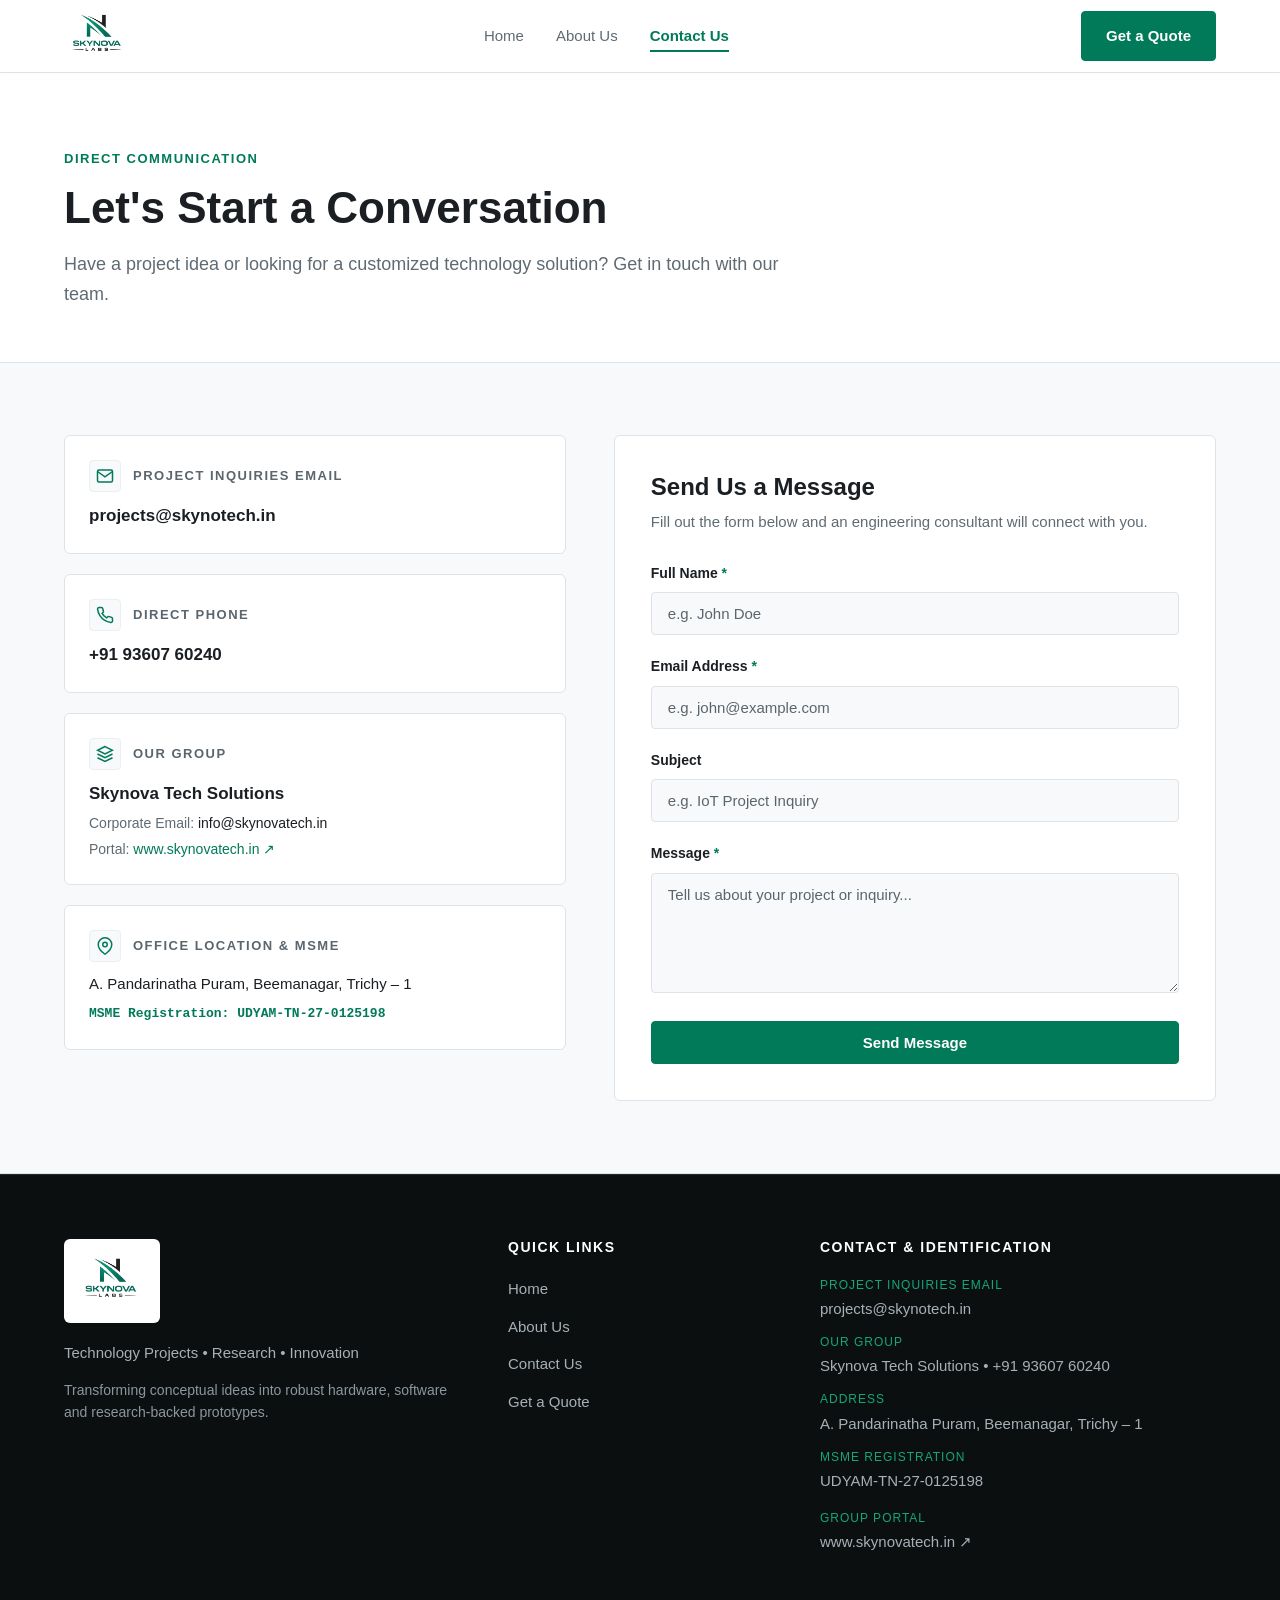
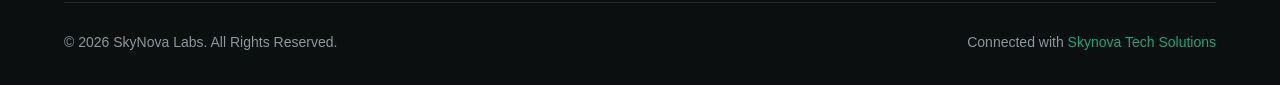
<file: skynotech/contact.html>
<!DOCTYPE html>
<html lang="en">
<head>
  <meta charset="UTF-8">
  <meta name="viewport" content="width=device-width, initial-scale=1.0">
  <title>Contact SkyNova Labs</title>
  <meta name="description" content="Get in touch with SkyNova Labs for technology projects, research-driven prototypes, and customized engineering solutions.">
  <meta name="keywords" content="Contact SkyNova Labs, Technology Inquiries, Hardware Projects, IoT Prototyping, Skynova Tech Solutions">
  <meta name="robots" content="index, follow">

  <!-- Open Graph -->
  <meta property="og:type" content="website">
  <meta property="og:title" content="Contact SkyNova Labs">
  <meta property="og:description" content="Have a project idea or looking for a customized technology solution? Get in touch with our team.">
  <meta property="og:image" content="assets/LOGO.png">
  <meta property="og:site_name" content="SkyNova Labs">

  <link rel="icon" type="image/png" href="assets/LOGO.png">
  <link rel="stylesheet" href="css/style.css">
</head>
<body>
  <!-- Accessibility Skip Link -->
  <a href="#main-content" class="skip-link">Skip to main content</a>

  <!-- Header & Navigation (Clean White Corporate Navbar) -->
  <header class="site-header">
    <div class="container">
      <nav class="nav-wrapper" aria-label="Main Navigation">
        <a href="index.html" class="brand-logo" aria-label="SkyNova Labs Home">
          <img src="assets/LOGO.png" alt="SkyNova Labs Logo" width="514" height="485">
        </a>

        <!-- Desktop Links + Single Mobile CTA inside menu -->
        <ul class="nav-menu" id="primary-nav">
          <li><a href="index.html" class="nav-link">Home</a></li>
          <li><a href="about.html" class="nav-link">About Us</a></li>
          <li><a href="contact.html" class="nav-link active" aria-current="page">Contact Us</a></li>
          <li class="nav-mobile-item"><a href="quote.html" class="btn btn-primary btn-block">Get a Quote</a></li>
        </ul>

        <!-- Single Desktop CTA (Hidden on mobile) -->
        <div class="nav-desktop-cta">
          <a href="quote.html" class="btn btn-primary">Get a Quote</a>
        </div>

        <button class="nav-toggle" aria-controls="primary-nav" aria-expanded="false" aria-label="Toggle navigation menu">
          <span class="nav-toggle-icon"></span>
        </button>
      </nav>
    </div>
  </header>

  <main id="main-content">
    <!-- Page Hero (Clean White Background) -->
    <section class="page-hero" aria-labelledby="contact-hero-title">
      <div class="container">
        <span class="section-tag">Direct Communication</span>
        <h1 id="contact-hero-title" class="page-hero-title">Let's Start a Conversation</h1>
        <p class="page-hero-desc">
          Have a project idea or looking for a customized technology solution? Get in touch with our team.
        </p>
      </div>
    </section>

    <!-- Contact Content Layout (Off-White Background) -->
    <section class="section section-offwhite" aria-labelledby="contact-details-heading">
      <div class="container">
        <div class="contact-layout">
          <!-- Information Column -->
          <div class="contact-info-cards">
            <h2 id="contact-details-heading" class="sr-only" style="position: absolute; width: 1px; height: 1px; padding: 0; margin: -1px; overflow: hidden; clip: rect(0,0,0,0); border: 0;">Contact Details</h2>

            <!-- Email Card -->
            <div class="info-card">
              <div class="info-card-header">
                <div class="info-card-icon" aria-hidden="true">
                  <svg width="18" height="18" viewBox="0 0 24 24" fill="none" stroke="currentColor" stroke-width="2">
                    <path d="M4 4h16c1.1 0 2 .9 2 2v12c0 1.1-.9 2-2 2H4c-1.1 0-2-.9-2-2V6c0-1.1.9-2 2-2z"></path>
                    <polyline points="22,6 12,13 2,6"></polyline>
                  </svg>
                </div>
                <h3>Project Inquiries Email</h3>
              </div>
              <div class="info-card-content">
                <a href="mailto:projects@skynotech.in">projects@skynotech.in</a>
              </div>
            </div>

            <!-- Phone Card -->
            <div class="info-card">
              <div class="info-card-header">
                <div class="info-card-icon" aria-hidden="true">
                  <svg width="18" height="18" viewBox="0 0 24 24" fill="none" stroke="currentColor" stroke-width="2">
                    <path d="M22 16.92v3a2 2 0 0 1-2.18 2 19.79 19.79 0 0 1-8.63-3.07 19.5 19.5 0 0 1-6-6 19.79 19.79 0 0 1-3.07-8.67A2 2 0 0 1 4.11 2h3a2 2 0 0 1 2 1.72 12.84 12.84 0 0 0 .7 2.81 2 2 0 0 1-.45 2.11L8.09 9.91a16 16 0 0 0 6 6l1.27-1.27a2 2 0 0 1 2.11-.45 12.84 12.84 0 0 0 2.81.7A2 2 0 0 1 22 16.92z"></path>
                  </svg>
                </div>
                <h3>Direct Phone</h3>
              </div>
              <div class="info-card-content">
                <a href="tel:+919360760240">+91 93607 60240</a>
              </div>
            </div>

            <!-- Our Group Card -->
            <div class="info-card">
              <div class="info-card-header">
                <div class="info-card-icon" aria-hidden="true">
                  <svg width="18" height="18" viewBox="0 0 24 24" fill="none" stroke="currentColor" stroke-width="2">
                    <polygon points="12 2 2 7 12 12 22 7 12 2"></polygon>
                    <polyline points="2 17 12 22 22 17"></polyline>
                    <polyline points="2 12 12 17 22 12"></polyline>
                  </svg>
                </div>
                <h3>Our Group</h3>
              </div>
              <div class="info-card-content" style="display: flex; flex-direction: column; gap: 4px;">
                <span>Skynova Tech Solutions</span>
                <span style="font-size: 0.875rem; color: var(--text-gray); font-weight: 400;">
                  Corporate Email: <a href="mailto:info@skynovatech.in">info@skynovatech.in</a>
                </span>
                <span style="font-size: 0.875rem; color: var(--text-gray); font-weight: 400;">
                  Portal: <a href="https://www.skynovatech.in/" target="_blank" rel="noopener noreferrer" style="color: var(--primary);">www.skynovatech.in &nearr;</a>
                </span>
              </div>
            </div>

            <!-- Address & Registration Card -->
            <div class="info-card">
              <div class="info-card-header">
                <div class="info-card-icon" aria-hidden="true">
                  <svg width="18" height="18" viewBox="0 0 24 24" fill="none" stroke="currentColor" stroke-width="2">
                    <path d="M21 10c0 7-9 13-9 13s-9-6-9-13a9 9 0 0 1 18 0z"></path>
                    <circle cx="12" cy="10" r="3"></circle>
                  </svg>
                </div>
                <h3>Office Location &amp; MSME</h3>
              </div>
              <div class="info-card-content" style="font-size: 0.9375rem; font-weight: 400; line-height: 1.6;">
                <div>A. Pandarinatha Puram, Beemanagar, Trichy &ndash; 1</div>
                <div style="margin-top: 8px; color: var(--primary); font-family: monospace; font-size: 0.8125rem; font-weight: 600;">
                  MSME Registration: UDYAM-TN-27-0125198
                </div>
              </div>
            </div>
          </div>

          <!-- Contact Form Column -->
          <div class="contact-form-card">
            <h2>Send Us a Message</h2>
            <p>Fill out the form below and an engineering consultant will connect with you.</p>

            <form id="contact-form" novalidate>
              <div class="form-group" style="margin-bottom: 20px;">
                <label for="contact-name" class="form-label">Full Name <span class="req">*</span></label>
                <input type="text" id="contact-name" class="form-control" placeholder="e.g. John Doe" required>
              </div>

              <div class="form-group" style="margin-bottom: 20px;">
                <label for="contact-email" class="form-label">Email Address <span class="req">*</span></label>
                <input type="email" id="contact-email" class="form-control" placeholder="e.g. john@example.com" required>
              </div>

              <div class="form-group" style="margin-bottom: 20px;">
                <label for="contact-subject" class="form-label">Subject</label>
                <input type="text" id="contact-subject" class="form-control" placeholder="e.g. IoT Project Inquiry">
              </div>

              <div class="form-group" style="margin-bottom: 28px;">
                <label for="contact-message" class="form-label">Message <span class="req">*</span></label>
                <textarea id="contact-message" class="form-control" rows="5" placeholder="Tell us about your project or inquiry..." required></textarea>
              </div>

              <button type="submit" class="btn btn-primary btn-block">Send Message</button>
              <div id="contact-feedback" class="form-message" role="alert" aria-live="polite"></div>
            </form>
          </div>
        </div>
      </div>
    </section>
  </main>

  <!-- Global Footer -->
  <footer class="site-footer">
    <div class="container">
      <div class="footer-top">
        <div class="footer-col footer-brand">
          <span class="footer-logo-chip"><img src="assets/LOGO.png" alt="SkyNova Labs Logo" width="514" height="485"></span>
          <p class="footer-tagline">
            Technology Projects &bull; Research &bull; Innovation
          </p>
          <p style="font-size: 0.875rem; color: var(--text-muted-dark);">
            Transforming conceptual ideas into robust hardware, software and research-backed prototypes.
          </p>
        </div>

        <div class="footer-col">
          <h3 class="footer-col-title">Quick Links</h3>
          <ul class="footer-links">
            <li><a href="index.html" class="footer-link">Home</a></li>
            <li><a href="about.html" class="footer-link">About Us</a></li>
            <li><a href="contact.html" class="footer-link">Contact Us</a></li>
            <li><a href="quote.html" class="footer-link">Get a Quote</a></li>
          </ul>
        </div>

        <div class="footer-col footer-col-contact">
          <h3 class="footer-col-title">Contact &amp; Identification</h3>
          <div class="footer-contact-list">
            <div class="footer-meta-item">
              <span class="footer-meta-label">Project Inquiries Email</span>
              <a href="mailto:projects@skynotech.in">projects@skynotech.in</a>
            </div>
            <div class="footer-meta-item">
              <span class="footer-meta-label">Our Group</span>
              <span>Skynova Tech Solutions &bull; <a href="tel:+919360760240">+91 93607 60240</a></span>
            </div>
            <div class="footer-meta-item">
              <span class="footer-meta-label">Address</span>
              <span>A. Pandarinatha Puram, Beemanagar, Trichy &ndash; 1</span>
            </div>
            <div class="footer-meta-item">
              <span class="footer-meta-label">MSME Registration</span>
              <span>UDYAM-TN-27-0125198</span>
            </div>
            <div class="footer-meta-item" style="margin-top: 4px;">
              <span class="footer-meta-label">Group Portal</span>
              <a href="https://www.skynovatech.in/" target="_blank" rel="noopener noreferrer">www.skynovatech.in &nearr;</a>
            </div>
          </div>
        </div>
      </div>

      <div class="footer-bottom">
        <div>&copy; 2026 SkyNova Labs. All Rights Reserved.</div>
        <div>Connected with <a href="https://www.skynovatech.in/" target="_blank" rel="noopener noreferrer" style="color: var(--accent);">Skynova Tech Solutions</a></div>
      </div>
    </div>
  </footer>

  <script src="js/script.js"></script>
</body>
</html>
</file>
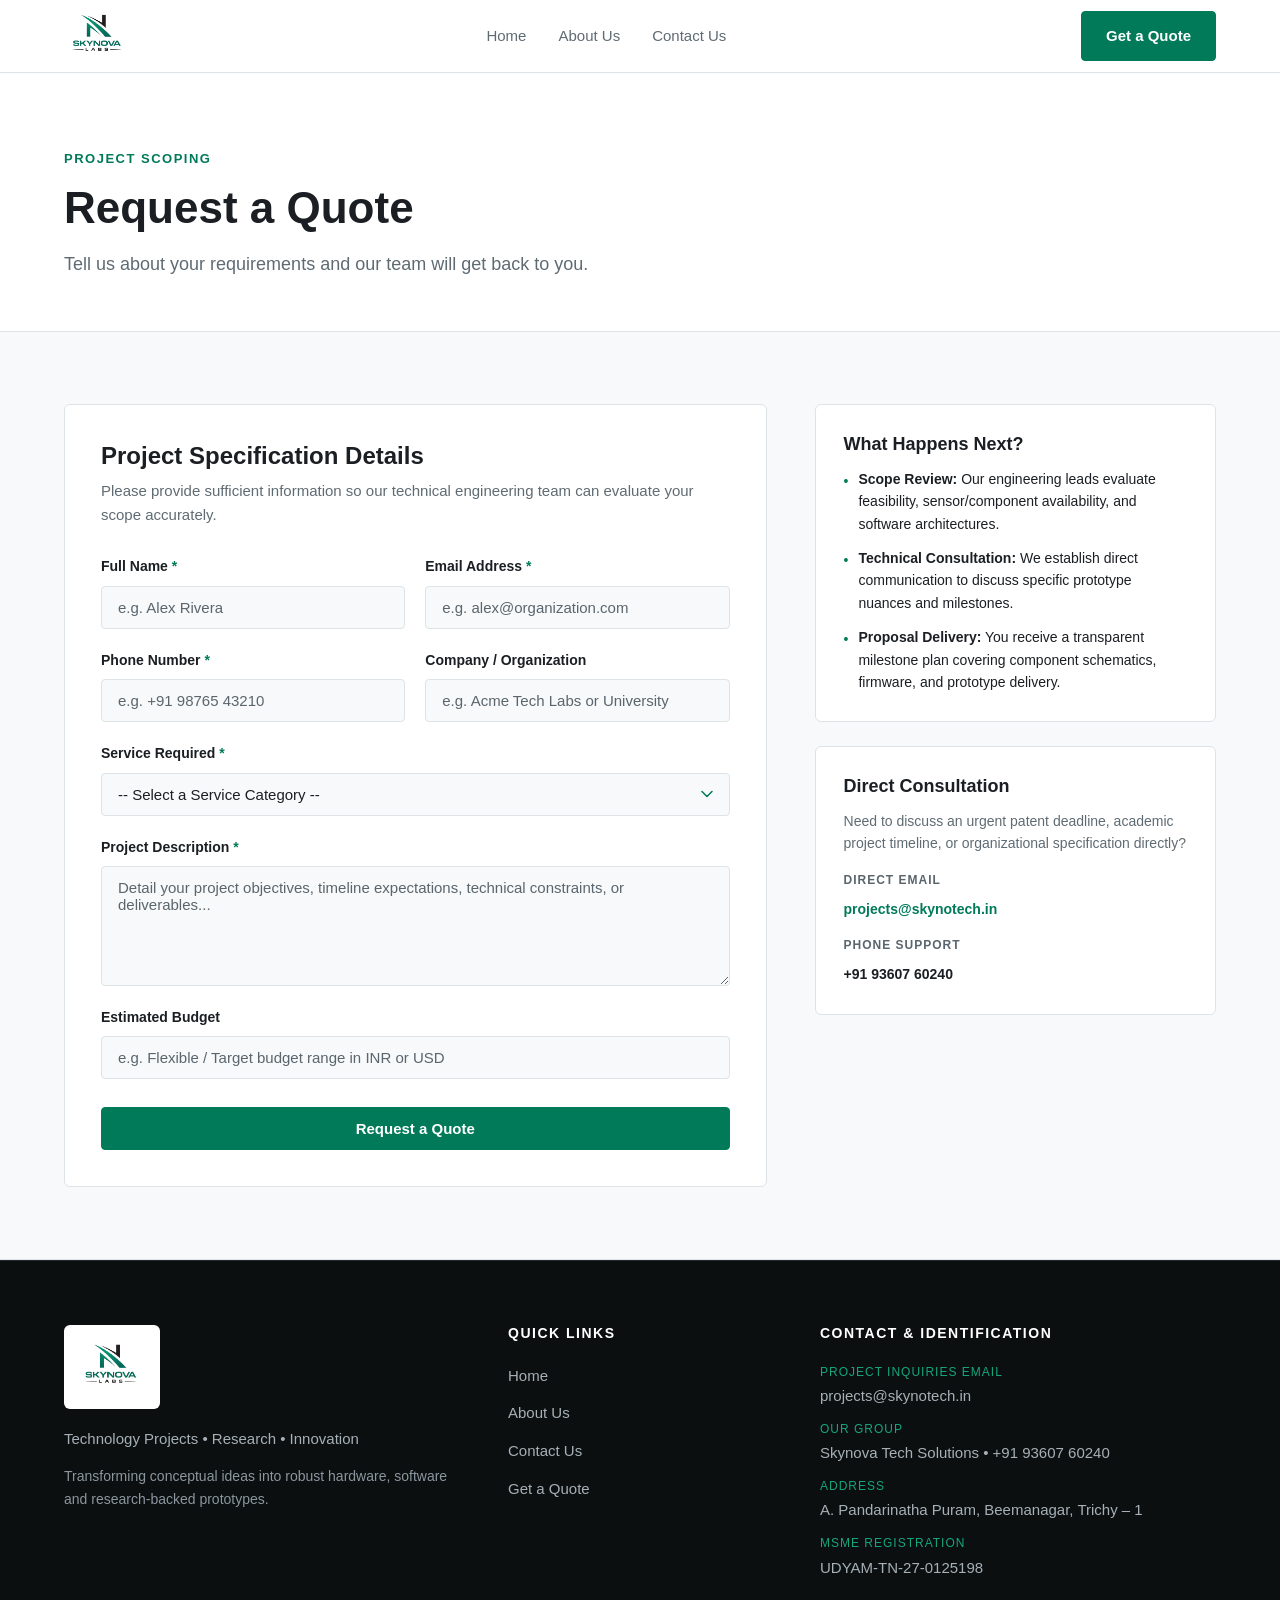
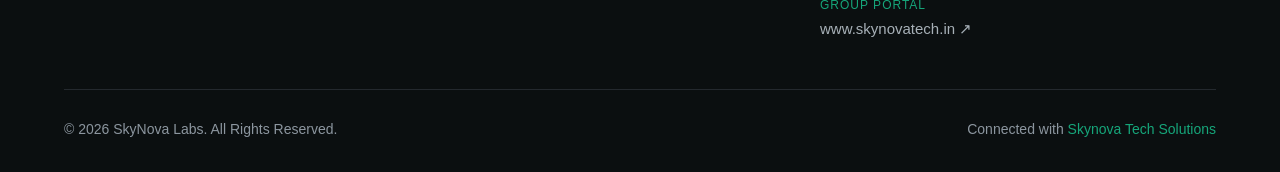
<file: skynotech/quote.html>
<!DOCTYPE html>
<html lang="en">
<head>
  <meta charset="UTF-8">
  <meta name="viewport" content="width=device-width, initial-scale=1.0">
  <title>Get a Quote | SkyNova Labs</title>
  <meta name="description" content="Request a detailed project quote for customized hardware, software, IoT solutions, patent ideas, and research-driven prototypes from SkyNova Labs.">
  <meta name="keywords" content="Request a Quote, Project Quote, IoT Solutions, Hardware Development, Software Development, Patent Projects, SkyNova Labs">
  <meta name="robots" content="index, follow">

  <!-- Open Graph -->
  <meta property="og:type" content="website">
  <meta property="og:title" content="Get a Quote | SkyNova Labs">
  <meta property="og:description" content="Tell us about your requirements and our team will get back to you.">
  <meta property="og:image" content="assets/LOGO.png">
  <meta property="og:site_name" content="SkyNova Labs">

  <link rel="icon" type="image/png" href="assets/LOGO.png">
  <link rel="stylesheet" href="css/style.css">
</head>
<body>
  <!-- Accessibility Skip Link -->
  <a href="#main-content" class="skip-link">Skip to main content</a>

  <!-- Header & Navigation (Clean White Corporate Navbar) -->
  <header class="site-header">
    <div class="container">
      <nav class="nav-wrapper" aria-label="Main Navigation">
        <a href="index.html" class="brand-logo" aria-label="SkyNova Labs Home">
          <img src="assets/LOGO.png" alt="SkyNova Labs Logo" width="514" height="485">
        </a>

        <!-- Desktop Links + Single Mobile CTA inside menu -->
        <ul class="nav-menu" id="primary-nav">
          <li><a href="index.html" class="nav-link">Home</a></li>
          <li><a href="about.html" class="nav-link">About Us</a></li>
          <li><a href="contact.html" class="nav-link">Contact Us</a></li>
          <li class="nav-mobile-item"><a href="quote.html" class="btn btn-primary btn-block">Get a Quote</a></li>
        </ul>

        <!-- Single Desktop CTA (Hidden on mobile) -->
        <div class="nav-desktop-cta">
          <a href="quote.html" class="btn btn-primary" aria-current="page">Get a Quote</a>
        </div>

        <button class="nav-toggle" aria-controls="primary-nav" aria-expanded="false" aria-label="Toggle navigation menu">
          <span class="nav-toggle-icon"></span>
        </button>
      </nav>
    </div>
  </header>

  <main id="main-content">
    <!-- Page Hero (Clean White Background) -->
    <section class="page-hero" aria-labelledby="quote-hero-title">
      <div class="container">
        <span class="section-tag">Project Scoping</span>
        <h1 id="quote-hero-title" class="page-hero-title">Request a Quote</h1>
        <p class="page-hero-desc">
          Tell us about your requirements and our team will get back to you.
        </p>
      </div>
    </section>

    <!-- Quote Form Section (Off-White Background) -->
    <section class="section section-offwhite" aria-labelledby="quote-form-heading">
      <div class="container">
        <div class="quote-layout">
          <!-- Form Card -->
          <div class="contact-form-card">
            <h2 id="quote-form-heading">Project Specification Details</h2>
            <p>Please provide sufficient information so our technical engineering team can evaluate your scope accurately.</p>

            <form id="quote-form" novalidate>
              <div class="form-grid">
                <!-- Full Name -->
                <div class="form-group">
                  <label for="quote-name" class="form-label">Full Name <span class="req">*</span></label>
                  <input type="text" id="quote-name" class="form-control" placeholder="e.g. Alex Rivera" required>
                </div>

                <!-- Email -->
                <div class="form-group">
                  <label for="quote-email" class="form-label">Email Address <span class="req">*</span></label>
                  <input type="email" id="quote-email" class="form-control" placeholder="e.g. alex@organization.com" required>
                </div>

                <!-- Phone -->
                <div class="form-group">
                  <label for="quote-phone" class="form-label">Phone Number <span class="req">*</span></label>
                  <input type="tel" id="quote-phone" class="form-control" placeholder="e.g. +91 98765 43210" required>
                </div>

                <!-- Company / Organization -->
                <div class="form-group">
                  <label for="quote-company" class="form-label">Company / Organization</label>
                  <input type="text" id="quote-company" class="form-control" placeholder="e.g. Acme Tech Labs or University">
                </div>

                <!-- Service Required -->
                <div class="form-group form-group-full">
                  <label for="quote-service" class="form-label">Service Required <span class="req">*</span></label>
                  <select id="quote-service" class="form-control" required>
                    <option value="" disabled selected>-- Select a Service Category --</option>
                    <option value="Technology Projects">Technology Projects</option>
                    <option value="Research">Research</option>
                    <option value="Patent Projects">Patent Projects</option>
                    <option value="Custom Solutions">Custom Solutions</option>
                    <option value="Software Development">Software Development</option>
                    <option value="Hardware Development">Hardware Development</option>
                    <option value="IoT Solutions">IoT Solutions</option>
                    <option value="Other">Other</option>
                  </select>
                </div>

                <!-- Project Description -->
                <div class="form-group form-group-full">
                  <label for="quote-description" class="form-label">Project Description <span class="req">*</span></label>
                  <textarea id="quote-description" class="form-control" rows="5" placeholder="Detail your project objectives, timeline expectations, technical constraints, or deliverables..." required></textarea>
                </div>

                <!-- Budget -->
                <div class="form-group form-group-full">
                  <label for="quote-budget" class="form-label">Estimated Budget</label>
                  <input type="text" id="quote-budget" class="form-control" placeholder="e.g. Flexible / Target budget range in INR or USD">
                </div>
              </div>

              <div style="margin-top: 28px;">
                <button type="submit" class="btn btn-primary btn-block">Request a Quote</button>
              </div>

              <!-- Frontend validation feedback container -->
              <div id="quote-feedback" class="form-message" role="alert" aria-live="polite"></div>
            </form>
          </div>

          <!-- Sidebar Guidance -->
          <aside class="quote-sidebar" aria-label="Consultation Guidelines">
            <div class="quote-sidebar-card">
              <h3>What Happens Next?</h3>
              <div class="quote-points">
                <div class="quote-point">
                  <span class="quote-point-icon" aria-hidden="true">&bull;</span>
                  <span><strong>Scope Review:</strong> Our engineering leads evaluate feasibility, sensor/component availability, and software architectures.</span>
                </div>
                <div class="quote-point">
                  <span class="quote-point-icon" aria-hidden="true">&bull;</span>
                  <span><strong>Technical Consultation:</strong> We establish direct communication to discuss specific prototype nuances and milestones.</span>
                </div>
                <div class="quote-point">
                  <span class="quote-point-icon" aria-hidden="true">&bull;</span>
                  <span><strong>Proposal Delivery:</strong> You receive a transparent milestone plan covering component schematics, firmware, and prototype delivery.</span>
                </div>
              </div>
            </div>

            <div class="quote-sidebar-card">
              <h3>Direct Consultation</h3>
              <p style="font-size: 0.875rem; color: var(--text-gray); margin-bottom: 16px;">
                Need to discuss an urgent patent deadline, academic project timeline, or organizational specification directly?
              </p>
              <div style="display: flex; flex-direction: column; gap: 8px; font-size: 0.875rem;">
                <span style="color: var(--text-muted); font-size: 0.75rem; text-transform: uppercase; letter-spacing: 1px; font-weight: 700;">Direct Email</span>
                <a href="mailto:projects@skynotech.in" style="color: var(--primary); font-weight: 600;">projects@skynotech.in</a>
                <span style="color: var(--text-muted); font-size: 0.75rem; text-transform: uppercase; letter-spacing: 1px; font-weight: 700; margin-top: 8px;">Phone Support</span>
                <a href="tel:+919360760240" style="color: var(--text-dark); font-weight: 600;">+91 93607 60240</a>
              </div>
            </div>
          </aside>
        </div>
      </div>
    </section>
  </main>

  <!-- Global Footer -->
  <footer class="site-footer">
    <div class="container">
      <div class="footer-top">
        <div class="footer-col footer-brand">
          <span class="footer-logo-chip"><img src="assets/LOGO.png" alt="SkyNova Labs Logo" width="514" height="485"></span>
          <p class="footer-tagline">
            Technology Projects &bull; Research &bull; Innovation
          </p>
          <p style="font-size: 0.875rem; color: var(--text-muted-dark);">
            Transforming conceptual ideas into robust hardware, software and research-backed prototypes.
          </p>
        </div>

        <div class="footer-col">
          <h3 class="footer-col-title">Quick Links</h3>
          <ul class="footer-links">
            <li><a href="index.html" class="footer-link">Home</a></li>
            <li><a href="about.html" class="footer-link">About Us</a></li>
            <li><a href="contact.html" class="footer-link">Contact Us</a></li>
            <li><a href="quote.html" class="footer-link">Get a Quote</a></li>
          </ul>
        </div>

        <div class="footer-col footer-col-contact">
          <h3 class="footer-col-title">Contact &amp; Identification</h3>
          <div class="footer-contact-list">
            <div class="footer-meta-item">
              <span class="footer-meta-label">Project Inquiries Email</span>
              <a href="mailto:projects@skynotech.in">projects@skynotech.in</a>
            </div>
            <div class="footer-meta-item">
              <span class="footer-meta-label">Our Group</span>
              <span>Skynova Tech Solutions &bull; <a href="tel:+919360760240">+91 93607 60240</a></span>
            </div>
            <div class="footer-meta-item">
              <span class="footer-meta-label">Address</span>
              <span>A. Pandarinatha Puram, Beemanagar, Trichy &ndash; 1</span>
            </div>
            <div class="footer-meta-item">
              <span class="footer-meta-label">MSME Registration</span>
              <span>UDYAM-TN-27-0125198</span>
            </div>
            <div class="footer-meta-item" style="margin-top: 4px;">
              <span class="footer-meta-label">Group Portal</span>
              <a href="https://www.skynovatech.in/" target="_blank" rel="noopener noreferrer">www.skynovatech.in &nearr;</a>
            </div>
          </div>
        </div>
      </div>

      <div class="footer-bottom">
        <div>&copy; 2026 SkyNova Labs. All Rights Reserved.</div>
        <div>Connected with <a href="https://www.skynovatech.in/" target="_blank" rel="noopener noreferrer" style="color: var(--accent);">Skynova Tech Solutions</a></div>
      </div>
    </div>
  </footer>

  <script src="js/script.js"></script>
</body>
</html>
</file>
<file: skynotech/css/style.css>
/* ==========================================================================
   SKYNOVA LABS - OFFICIAL CORPORATE STYLESHEET
   Clean, Lightweight, Responsive, Balanced Corporate Technology Style
   Palette: Primary Green (#007A58) for accents/surfaces/buttons,
              Deep Green (#00523C) for hover/strong contrast,
              Accent Green (#16A67A) for icons/details/hover fills,
              Dark (#0B0F10), White (#FFFFFF),
              Off-White (#F7F9FA), Light Gray (#EEF2F3), Border (#DDE3E6)
   Strictly Zero Heavy Animation Libraries - Pure Native CSS
   ========================================================================== */

:root {
  --primary: #007A58;
  --primary-hover: #00523C;
  --primary-text: #007A58;
  --accent: #16A67A;
  --on-primary: #FFFFFF;
  --dark: #0B0F10;
  --dark-surface: #151A1D;
  --black: #050505;
  --white: #FFFFFF;
  --off-white: #F7F9FA;
  --light-gray: #EEF2F3;
  --text-dark: #1B1F23;
  --text-gray: #5F6B73;
  --text-muted: #5A656D;
  --text-muted-dark: #8C969F;
  --border: #DDE3E6;
  --border-light: #EAEFF2;
  --border-dark: #24292E;
  --font-family: -apple-system, BlinkMacSystemFont, "Segoe UI", Roboto, Oxygen, Ubuntu, Cantarell, "Helvetica Neue", Arial, sans-serif;
  --max-width: 1200px;
  --radius-sm: 4px;
  --radius-md: 6px;
  --radius-lg: 8px;
}

/* --------------------------------------------------------------------------
   RESET & BASE STYLES
   -------------------------------------------------------------------------- */
*, *::before, *::after {
  box-sizing: border-box;
  margin: 0;
  padding: 0;
}

html {
  font-size: 16px;
  scroll-behavior: smooth;
  -webkit-text-size-adjust: 100%;
}

body {
  font-family: var(--font-family);
  background-color: var(--white);
  color: var(--text-dark);
  line-height: 1.6;
  font-weight: 400;
  overflow-x: hidden;
  min-height: 100vh;
  display: flex;
  flex-direction: column;
}

/* Accessibility: Skip to Content */
.skip-link {
  position: absolute;
  top: -100px;
  left: 20px;
  background: var(--primary);
  color: var(--white);
  padding: 8px 16px;
  font-weight: 700;
  z-index: 9999;
  text-decoration: none;
  border-radius: var(--radius-sm);
}

.skip-link:focus {
  top: 20px;
  outline: 3px solid var(--dark);
}

/* Focus States for Accessibility */
:focus-visible {
  outline: 2px solid var(--primary);
  outline-offset: 3px;
}

img {
  max-width: 100%;
  height: auto;
  display: block;
}

a {
  color: inherit;
  text-decoration: none;
  transition: color 0.15s ease, border-color 0.15s ease;
}

ul, ol {
  list-style: none;
}

button, input, select, textarea {
  font-family: inherit;
  font-size: inherit;
}

/* --------------------------------------------------------------------------
   LAYOUT UTILITIES
   -------------------------------------------------------------------------- */
.container {
  width: 100%;
  max-width: var(--max-width);
  margin-left: auto;
  margin-right: auto;
  padding-left: 24px;
  padding-right: 24px;
}

.section {
  padding: 72px 0;
  border-bottom: 1px solid var(--border);
}

.section-white {
  background-color: var(--white);
}

.section-offwhite {
  background-color: var(--off-white);
}

.section-dark {
  background-color: var(--dark);
  color: var(--white);
  border-bottom: 1px solid var(--border-dark);
}

.section-dark .section-title {
  color: var(--white);
}

.section-dark .section-subtitle {
  color: #A7B0B7;
}

.section-header {
  text-align: center;
  max-width: 760px;
  margin: 0 auto 48px auto;
}

.section-tag {
  display: inline-block;
  font-size: 0.8125rem;
  font-weight: 700;
  text-transform: uppercase;
  letter-spacing: 1.5px;
  color: var(--primary-text);
  margin-bottom: 10px;
}

.section-title {
  font-size: 2.125rem;
  font-weight: 700;
  line-height: 1.25;
  color: var(--text-dark);
  margin-bottom: 14px;
  letter-spacing: -0.5px;
}

.section-subtitle {
  font-size: 1.0625rem;
  color: var(--text-gray);
  line-height: 1.6;
}

/* --------------------------------------------------------------------------
   TYPOGRAPHY
   -------------------------------------------------------------------------- */
h1, h2, h3, h4, h5, h6 {
  color: var(--text-dark);
  font-weight: 700;
  line-height: 1.25;
}

p {
  color: var(--text-gray);
}

.text-cyan {
  color: var(--primary-text);
}

.text-dark {
  color: var(--text-dark);
}

.text-gray {
  color: var(--text-gray);
}

.text-white {
  color: var(--white);
}

/* --------------------------------------------------------------------------
   BUTTONS (Subtle hover only, NO heavy transitions)
   -------------------------------------------------------------------------- */
.btn {
  display: inline-flex;
  align-items: center;
  justify-content: center;
  gap: 8px;
  padding: 12px 24px;
  font-size: 0.9375rem;
  font-weight: 600;
  border-radius: var(--radius-sm);
  cursor: pointer;
  text-align: center;
  border: 1px solid transparent;
  max-width: 100%;
  transition: background-color 0.15s ease, border-color 0.15s ease, color 0.15s ease;
  white-space: nowrap;
}

.btn-primary {
  background-color: var(--primary);
  color: var(--on-primary);
  border-color: var(--primary);
}

.btn-primary:hover {
  background-color: var(--primary-hover);
  border-color: var(--primary-hover);
  color: var(--on-primary);
}

.btn-outline {
  background-color: transparent;
  color: var(--text-dark);
  border-color: var(--border);
}

.btn-outline:hover {
  border-color: var(--primary);
  color: var(--primary-text);
  background-color: rgba(0, 122, 88, 0.04);
}

.btn-cyan-outline {
  background-color: transparent;
  color: var(--primary-text);
  border-color: var(--primary);
}

.btn-cyan-outline:hover {
  background-color: var(--primary);
  color: var(--on-primary);
}

.btn-white {
  background-color: var(--white);
  color: var(--dark);
  border-color: var(--white);
}

.btn-white:hover {
  background-color: var(--off-white);
  border-color: var(--off-white);
}

.btn-block {
  width: 100%;
}

/* --------------------------------------------------------------------------
   HEADER & NAVBAR (White background, thin subtle border, NO duplicate CTA)
   -------------------------------------------------------------------------- */
.site-header {
  position: sticky;
  top: 0;
  z-index: 1000;
  background-color: var(--white);
  border-bottom: 1px solid var(--border);
  box-shadow: 0 1px 3px rgba(0, 0, 0, 0.02);
}

.nav-wrapper {
  display: flex;
  align-items: center;
  justify-content: space-between;
  height: 72px;
}

.brand-logo {
  display: flex;
  align-items: center;
  text-decoration: none;
}

.brand-logo img {
  height: 64px;
  width: auto;
  object-fit: contain;
}

.nav-menu {
  display: flex;
  align-items: center;
  gap: 32px;
}

.nav-link {
  font-size: 0.9375rem;
  font-weight: 500;
  color: var(--text-gray);
  padding: 8px 0;
  position: relative;
  transition: color 0.15s ease;
}

.nav-link:hover {
  color: var(--text-dark);
}

.nav-link.active {
  color: var(--primary-text);
  font-weight: 600;
}

.nav-link.active::after {
  content: '';
  position: absolute;
  bottom: 0;
  left: 0;
  width: 100%;
  height: 2px;
  background-color: var(--primary);
}

/* Desktop CTA container */
.nav-desktop-cta {
  display: inline-flex;
  align-items: center;
}

/* Mobile CTA inside menu (HIDDEN ON DESKTOP by default) */
.nav-mobile-item {
  display: none !important;
}

/* Mobile Nav Toggle */
.nav-toggle {
  display: none;
  background: transparent;
  border: 1px solid var(--border);
  border-radius: var(--radius-sm);
  padding: 10px 12px;
  min-width: 44px;
  min-height: 44px;
  align-items: center;
  justify-content: center;
  color: var(--text-dark);
  cursor: pointer;
}

.nav-toggle-icon {
  display: block;
  width: 20px;
  height: 2px;
  background-color: var(--text-dark);
  position: relative;
  transition: background-color 0.15s ease;
}

.nav-toggle-icon::before,
.nav-toggle-icon::after {
  content: '';
  position: absolute;
  left: 0;
  width: 20px;
  height: 2px;
  background-color: var(--text-dark);
}

.nav-toggle-icon::before {
  top: -6px;
}

.nav-toggle-icon::after {
  bottom: -6px;
}

.nav-toggle[aria-expanded="true"] .nav-toggle-icon {
  background-color: transparent;
}

.nav-toggle[aria-expanded="true"] .nav-toggle-icon::before {
  top: 0;
  transform: rotate(45deg);
}

.nav-toggle[aria-expanded="true"] .nav-toggle-icon::after {
  bottom: 0;
  transform: rotate(-45deg);
}

/* --------------------------------------------------------------------------
   HERO SECTION (Clean Corporate Style, Off-White Background)
   -------------------------------------------------------------------------- */
.hero-section {
  padding: 84px 0 76px 0;
  background-color: var(--off-white);
  border-bottom: 1px solid var(--border);
}

.hero-grid {
  display: grid;
  grid-template-columns: 1.15fr 0.85fr;
  gap: 48px;
  align-items: center;
}

.hero-content {
  max-width: 620px;
}

.hero-tag {
  display: inline-flex;
  align-items: center;
  gap: 8px;
  font-size: 0.8125rem;
  font-weight: 600;
  text-transform: uppercase;
  letter-spacing: 1.5px;
  color: var(--primary-text);
  border: 1px solid rgba(0, 122, 88, 0.3);
  padding: 5px 14px;
  border-radius: 20px;
  margin-bottom: 20px;
  background: var(--white);
}

.hero-tag-dot {
  width: 6px;
  height: 6px;
  border-radius: 50%;
  background-color: var(--primary);
}

.hero-title {
  font-size: 3rem;
  font-weight: 800;
  line-height: 1.15;
  color: var(--text-dark);
  margin-bottom: 20px;
  letter-spacing: -1px;
}

.hero-title span {
  color: var(--primary-text);
}

.hero-description {
  font-size: 1.125rem;
  color: var(--text-gray);
  line-height: 1.7;
  margin-bottom: 32px;
}

.hero-actions {
  display: flex;
  gap: 16px;
  flex-wrap: wrap;
}

/* Professional Corporate Hero Card (Replaces sci-fi cyber matrix) */
.hero-visual {
  display: flex;
  justify-content: center;
  align-items: center;
}

.corporate-overview-card {
  width: 100%;
  max-width: 440px;
  background-color: var(--white);
  border: 1px solid var(--border);
  border-radius: var(--radius-md);
  padding: 32px;
  box-shadow: 0 4px 16px rgba(0, 0, 0, 0.03);
}

.overview-card-header {
  display: flex;
  justify-content: space-between;
  align-items: center;
  border-bottom: 1px solid var(--border-light);
  padding-bottom: 14px;
  margin-bottom: 20px;
}

.overview-card-header .badge {
  font-size: 0.75rem;
  font-weight: 700;
  color: var(--primary-text);
  text-transform: uppercase;
  letter-spacing: 1px;
}

.overview-card-header .status {
  font-size: 0.75rem;
  color: var(--text-gray);
  font-weight: 500;
}

.overview-metrics-grid {
  display: grid;
  grid-template-columns: repeat(2, 1fr);
  gap: 16px;
  margin-bottom: 24px;
}

.metric-box {
  background-color: var(--off-white);
  border: 1px solid var(--border-light);
  border-radius: var(--radius-sm);
  padding: 16px;
}

.metric-number {
  font-size: 1.75rem;
  font-weight: 800;
  color: var(--text-dark);
  line-height: 1.1;
  margin-bottom: 4px;
}

.metric-number.highlight {
  color: var(--primary-text);
}

.metric-label {
  font-size: 0.8125rem;
  color: var(--text-gray);
  line-height: 1.35;
}

.overview-list {
  display: flex;
  flex-direction: column;
  gap: 10px;
  border-top: 1px solid var(--border-light);
  padding-top: 18px;
}

.overview-list-item {
  display: flex;
  align-items: center;
  gap: 10px;
  font-size: 0.875rem;
  color: var(--text-dark);
}

.overview-list-item svg {
  color: var(--primary-text);
  flex-shrink: 0;
}

/* --------------------------------------------------------------------------
   SERVICES SECTION (4 Cards, Light Corporate Styling)
   -------------------------------------------------------------------------- */
.services-grid {
  display: grid;
  grid-template-columns: repeat(4, 1fr);
  gap: 24px;
}

.service-card {
  background-color: var(--white);
  border: 1px solid var(--border);
  border-radius: var(--radius-md);
  padding: 32px 24px;
  display: flex;
  flex-direction: column;
  transition: border-color 0.15s ease, box-shadow 0.15s ease;
}

.service-card:hover {
  border-color: var(--primary);
  box-shadow: 0 4px 12px rgba(0, 122, 88, 0.06);
}

.service-icon {
  width: 44px;
  height: 44px;
  border: 1px solid var(--border-light);
  background-color: var(--off-white);
  border-radius: var(--radius-sm);
  display: flex;
  align-items: center;
  justify-content: center;
  margin-bottom: 20px;
  color: var(--primary-text);
}

.service-card h3 {
  font-size: 1.1875rem;
  margin-bottom: 10px;
  color: var(--text-dark);
}

.service-card p {
  font-size: 0.9375rem;
  color: var(--text-gray);
  line-height: 1.6;
}

/* --------------------------------------------------------------------------
   FEATURED PROJECTS SECTION (Actual Project Images, Clean Aspect Ratio)
   -------------------------------------------------------------------------- */
.projects-grid {
  display: grid;
  grid-template-columns: repeat(3, 1fr);
  gap: 28px;
}

.project-card {
  background-color: var(--white);
  border: 1px solid var(--border);
  border-radius: var(--radius-md);
  overflow: hidden;
  display: flex;
  flex-direction: column;
  transition: border-color 0.15s ease, box-shadow 0.15s ease;
}

.project-card:hover {
  border-color: var(--primary);
  box-shadow: 0 4px 16px rgba(0, 0, 0, 0.05);
}

/* Image box styles retained for future project imagery; no page currently uses them */
.project-image-box {
  width: 100%;
  aspect-ratio: 16 / 9;
  background-color: var(--light-gray);
  position: relative;
  overflow: hidden;
  border-bottom: 1px solid var(--border);
}

.project-image-box img {
  width: 100%;
  height: 100%;
  object-fit: cover;
  display: block;
}

.project-card-body {
  padding: 32px 28px;
  display: flex;
  flex-direction: column;
  flex-grow: 1;
}

#projects .project-card {
  border-top: 3px solid var(--primary);
}

.project-category {
  font-size: 0.8125rem;
  font-weight: 600;
  text-transform: uppercase;
  letter-spacing: 1px;
  color: var(--primary-text);
  margin-bottom: 10px;
}

.project-title {
  font-size: 1.25rem;
  margin-bottom: 12px;
  color: var(--text-dark);
  line-height: 1.35;
}

.project-desc {
  font-size: 0.95rem;
  color: var(--text-gray);
  line-height: 1.65;
  margin-bottom: 0;
  flex-grow: 1;
}

.project-link {
  font-size: 0.875rem;
  font-weight: 600;
  color: var(--primary-text);
  display: inline-flex;
  align-items: center;
  gap: 6px;
  margin-top: auto;
}

.project-link:hover {
  color: var(--primary-hover);
}

/* --------------------------------------------------------------------------
   PROJECT STATISTICS SECTION (10+ Projects, Clean & Credible)
   -------------------------------------------------------------------------- */
.stats-banner {
  background-color: var(--white);
  border: 1px solid var(--border);
  border-radius: var(--radius-md);
  padding: 40px;
  display: grid;
  grid-template-columns: 200px 1fr;
  gap: 40px;
  align-items: center;
  margin: 40px 0 0 0;
}

.stat-figure-wrap {
  text-align: center;
  border-right: 1px solid var(--border);
  padding-right: 32px;
}

.stat-figure {
  font-size: 3.5rem;
  font-weight: 800;
  color: var(--primary-text);
  line-height: 1;
  margin-bottom: 8px;
}

.stat-figure-label {
  font-size: 0.8125rem;
  font-weight: 700;
  text-transform: uppercase;
  letter-spacing: 1.5px;
  color: var(--text-dark);
}

.stat-content h3 {
  font-size: 1.375rem;
  margin-bottom: 10px;
  color: var(--text-dark);
}

.stat-content p {
  font-size: 1rem;
  color: var(--text-gray);
  line-height: 1.6;
}

/* --------------------------------------------------------------------------
   OUR GROUP SECTION (Skynova Tech Solutions)
   -------------------------------------------------------------------------- */
.parent-company-card {
  background: var(--white);
  border: 1px solid var(--border);
  border-radius: var(--radius-md);
  padding: 40px;
  display: grid;
  grid-template-columns: 1.2fr 0.8fr;
  gap: 40px;
  align-items: center;
}

.parent-info h3 {
  font-size: 1.75rem;
  margin-bottom: 12px;
  color: var(--text-dark);
}

.parent-info p {
  font-size: 1rem;
  color: var(--text-gray);
  margin-bottom: 14px;
  line-height: 1.6;
}

.parent-info .parent-tagline {
  font-size: 0.9375rem;
  font-weight: 600;
  color: var(--primary-text);
}

.parent-services-list {
  display: flex;
  flex-wrap: wrap;
  gap: 8px;
  margin-top: 16px;
}

.parent-service-pill {
  font-size: 0.8125rem;
  background-color: var(--off-white);
  border: 1px solid var(--border);
  padding: 4px 10px;
  border-radius: var(--radius-sm);
  color: var(--text-dark);
}

.parent-meta {
  background-color: var(--off-white);
  border: 1px solid var(--border);
  padding: 24px;
  border-radius: var(--radius-md);
  display: flex;
  flex-direction: column;
  gap: 16px;
}

.meta-row {
  display: flex;
  flex-direction: column;
  gap: 4px;
}

.meta-label {
  font-size: 0.75rem;
  text-transform: uppercase;
  letter-spacing: 1px;
  color: var(--text-muted);
}

.meta-val {
  font-size: 0.9375rem;
  color: var(--text-dark);
  font-weight: 600;
}

.meta-val a {
  color: var(--primary-text);
  text-decoration: underline;
  text-underline-offset: 3px;
}

.meta-val a:hover {
  color: var(--primary-hover);
}

/* --------------------------------------------------------------------------
   CLIENT REVIEWS (Sample Feedback - Responsive Scroll-Snap Slider)
   Desktop: 3 cards | Tablet: 2 cards | Mobile: 1 card (swipe enabled)
   -------------------------------------------------------------------------- */
.svg-defs {
  position: absolute;
  width: 0;
  height: 0;
  overflow: hidden;
}

.reviews-slider {
  position: relative;
}

.reviews-viewport {
  overflow-x: auto;
  overflow-y: hidden;
  -webkit-overflow-scrolling: touch;
  scroll-snap-type: x mandatory;
  scrollbar-width: none;
  padding-bottom: 4px;
}

.reviews-viewport::-webkit-scrollbar {
  display: none;
}

.reviews-viewport:focus-visible {
  outline: 2px solid var(--primary);
  outline-offset: 4px;
}

.reviews-track {
  display: flex;
  gap: 24px;
  align-items: stretch;
}

.review-card {
  flex: 0 0 calc((100% - 48px) / 3);
  max-width: calc((100% - 48px) / 3);
  scroll-snap-align: start;
  background-color: var(--off-white);
  border: 1px solid var(--border);
  border-radius: var(--radius-md);
  padding: 28px 26px;
  display: flex;
  flex-direction: column;
  transition: border-color 0.15s ease, box-shadow 0.15s ease;
}

.review-card:hover {
  border-color: var(--primary);
  box-shadow: 0 4px 12px rgba(0, 122, 88, 0.06);
}

.review-card-top {
  display: flex;
  align-items: center;
  justify-content: space-between;
  gap: 12px;
  margin-bottom: 16px;
}

.review-quote-icon {
  width: 40px;
  height: 40px;
  flex-shrink: 0;
  border: 1px solid var(--border-light);
  background-color: var(--white);
  border-radius: var(--radius-sm);
  display: flex;
  align-items: center;
  justify-content: center;
  color: var(--primary-text);
}

.review-quote-icon svg {
  width: 20px;
  height: 20px;
}

.review-stars {
  display: flex;
  align-items: center;
  gap: 3px;
  color: var(--primary-text);
}

.review-star {
  width: 15px;
  height: 15px;
  fill: currentColor;
}

.review-text {
  flex: 1;
}

.review-text p {
  font-size: 0.9375rem;
  color: var(--text-gray);
  line-height: 1.7;
}

.review-author {
  display: flex;
  align-items: center;
  gap: 12px;
  margin-top: 20px;
  padding-top: 18px;
  border-top: 1px solid var(--border);
}

.review-avatar {
  width: 40px;
  height: 40px;
  flex-shrink: 0;
  border-radius: var(--radius-sm);
  background-color: var(--primary);
  color: var(--white);
  font-size: 0.8125rem;
  font-weight: 700;
  letter-spacing: 0.5px;
  display: flex;
  align-items: center;
  justify-content: center;
}

.review-author-info {
  display: flex;
  flex-direction: column;
  gap: 2px;
  min-width: 0;
}

.review-author-name {
  font-size: 0.9375rem;
  font-weight: 700;
  color: var(--text-dark);
}

.review-author-role {
  font-size: 0.8125rem;
  color: var(--text-muted);
}

/* Project association label (kept below the author block) */
.review-project {
  display: flex;
  align-items: baseline;
  flex-wrap: wrap;
  gap: 6px;
  margin-top: 14px;
  padding: 10px 12px;
  background-color: var(--white);
  border: 1px solid var(--border-light);
  border-radius: var(--radius-sm);
}

.review-project-label {
  font-size: 0.6875rem;
  font-weight: 700;
  text-transform: uppercase;
  letter-spacing: 1px;
  color: var(--primary-text);
}

.review-project-name {
  font-size: 0.8125rem;
  font-weight: 600;
  color: var(--text-dark);
  line-height: 1.45;
  overflow-wrap: break-word;
  min-width: 0;
}

/* Slider Controls */
.reviews-controls {
  display: flex;
  align-items: center;
  justify-content: center;
  gap: 20px;
  margin-top: 26px;
}

.reviews-nav-btn {
  width: 44px;
  height: 44px;
  flex-shrink: 0;
  display: flex;
  align-items: center;
  justify-content: center;
  background-color: var(--white);
  border: 1px solid var(--border);
  border-radius: 50%;
  color: var(--text-dark);
  cursor: pointer;
  transition: border-color 0.15s ease, color 0.15s ease, background-color 0.15s ease;
}

.reviews-nav-btn svg {
  width: 18px;
  height: 18px;
}

.reviews-nav-btn:hover:not(:disabled) {
  border-color: var(--primary);
  color: var(--primary-text);
  background-color: rgba(0, 122, 88, 0.04);
}

.reviews-nav-btn:disabled {
  opacity: 0.4;
  cursor: default;
}

.reviews-dots {
  display: flex;
  align-items: center;
  gap: 0;
}

/* 22px wide x 44px tall touch target rendering an 8px visual dot.
   Height matches .reviews-nav-btn so the control row height is unchanged. */
.reviews-dot {
  position: relative;
  width: 22px;
  height: 44px;
  padding: 0;
  border: none;
  background: transparent;
  cursor: pointer;
  display: flex;
  align-items: center;
  justify-content: center;
}

.reviews-dot::after {
  content: '';
  display: block;
  width: 8px;
  height: 8px;
  border-radius: 50%;
  background-color: var(--border);
  transition: background-color 0.15s ease, width 0.15s ease, border-radius 0.15s ease;
}

.reviews-dot:hover::after {
  background-color: var(--text-muted);
}

.reviews-dot.is-active::after {
  width: 16px;
  border-radius: 4px;
  background-color: var(--primary);
}

/* --------------------------------------------------------------------------
   CONTACT CTA SECTION (Dark Section for Balanced Visual Contrast)
   -------------------------------------------------------------------------- */
.cta-banner {
  background-color: var(--dark);
  border-radius: var(--radius-md);
  padding: 56px 40px;
  text-align: center;
  color: var(--white);
}

.cta-banner h2 {
  font-size: 2.125rem;
  color: var(--white);
  margin-bottom: 14px;
}

.cta-banner p {
  font-size: 1.0625rem;
  color: #A7B0B7;
  max-width: 580px;
  margin: 0 auto 28px auto;
}

/* --------------------------------------------------------------------------
   NEWSLETTER SECTION (Simple, Frontend Only)
   -------------------------------------------------------------------------- */
.newsletter-wrapper {
  max-width: 600px;
  margin: 0 auto;
  text-align: center;
}

.newsletter-form {
  display: flex;
  gap: 12px;
  margin-top: 24px;
}

.form-input {
  flex-grow: 1;
  min-width: 0;
  background-color: var(--white);
  border: 1px solid var(--border);
  color: var(--text-dark);
  padding: 12px 18px;
  border-radius: var(--radius-sm);
  outline: none;
  font-size: 0.9375rem;
  transition: border-color 0.15s ease;
}

.form-input::placeholder {
  color: var(--text-muted);
}

.form-input:focus {
  border-color: var(--primary);
}

.form-message {
  margin-top: 14px;
  font-size: 0.875rem;
  display: none;
}

.form-message.success {
  display: block;
  color: #007A58;
  font-weight: 600;
}

.form-message.error {
  display: block;
  color: #D32F2F;
  font-weight: 600;
}

/* --------------------------------------------------------------------------
   PAGE HEROES (Inner Pages, Clean White Background)
   -------------------------------------------------------------------------- */
.page-hero {
  padding: 72px 0 52px 0;
  background-color: var(--white);
  border-bottom: 1px solid var(--border);
}

.page-hero-title {
  font-size: 2.75rem;
  font-weight: 800;
  color: var(--text-dark);
  margin-bottom: 14px;
}

.page-hero-desc {
  font-size: 1.125rem;
  color: var(--text-gray);
  max-width: 720px;
  line-height: 1.7;
}

/* --------------------------------------------------------------------------
   ABOUT PAGE SPECIFIC STYLES (Clean White / Off-White Corporate Layout)
   -------------------------------------------------------------------------- */
.journey-grid {
  display: grid;
  grid-template-columns: 1fr 1fr;
  gap: 48px;
  align-items: center;
}

.journey-content h2 {
  font-size: 2rem;
  color: var(--text-dark);
  margin-bottom: 18px;
}

.journey-content p {
  margin-bottom: 16px;
  font-size: 1rem;
  color: var(--text-gray);
  line-height: 1.7;
}

.journey-card {
  background-color: var(--off-white);
  border: 1px solid var(--border);
  border-radius: var(--radius-md);
  padding: 36px;
}

.journey-card-metric {
  font-size: 2.75rem;
  font-weight: 800;
  color: var(--primary-text);
  margin-bottom: 6px;
}

.journey-card-label {
  font-size: 0.875rem;
  color: var(--text-dark);
  font-weight: 700;
  margin-bottom: 16px;
  text-transform: uppercase;
  letter-spacing: 1px;
}

/* Expertise Grid (9 Items, White Cards with Subtle Gray Borders) */
.expertise-grid {
  display: grid;
  grid-template-columns: repeat(3, 1fr);
  gap: 20px;
}

.expertise-item {
  background-color: var(--white);
  border: 1px solid var(--border);
  border-radius: var(--radius-sm);
  padding: 24px;
  display: flex;
  align-items: center;
  gap: 16px;
  transition: border-color 0.15s ease, box-shadow 0.15s ease;
}

.expertise-item:hover {
  border-color: var(--primary);
  box-shadow: 0 2px 8px rgba(0, 0, 0, 0.04);
}

.expertise-icon {
  width: 36px;
  height: 36px;
  border-radius: var(--radius-sm);
  background-color: var(--off-white);
  border: 1px solid var(--border-light);
  display: flex;
  align-items: center;
  justify-content: center;
  color: var(--primary-text);
  flex-shrink: 0;
}

.expertise-item span {
  font-weight: 600;
  font-size: 0.95rem;
  color: var(--text-dark);
}

/* --------------------------------------------------------------------------
   CONTACT PAGE STYLES
   -------------------------------------------------------------------------- */
.contact-layout {
  display: grid;
  grid-template-columns: 1fr 1.2fr;
  gap: 48px;
}

.contact-info-cards {
  display: flex;
  flex-direction: column;
  gap: 20px;
}

.info-card {
  background-color: var(--white);
  border: 1px solid var(--border);
  border-radius: var(--radius-md);
  padding: 24px;
}

.info-card-header {
  display: flex;
  align-items: center;
  gap: 12px;
  margin-bottom: 10px;
}

.info-card-icon {
  width: 32px;
  height: 32px;
  border-radius: var(--radius-sm);
  background-color: var(--off-white);
  border: 1px solid var(--border-light);
  display: flex;
  align-items: center;
  justify-content: center;
  color: var(--primary-text);
}

.info-card h3 {
  font-size: 0.8125rem;
  text-transform: uppercase;
  letter-spacing: 1.5px;
  color: var(--text-muted);
}

.info-card-content {
  font-size: 1.0625rem;
  font-weight: 600;
  color: var(--text-dark);
}

.info-card-content a {
  color: var(--text-dark);
}

.info-card-content a:hover {
  color: var(--primary-text);
}

.contact-form-card {
  background-color: var(--white);
  border: 1px solid var(--border);
  border-radius: var(--radius-md);
  padding: 36px;
}

.contact-form-card h2 {
  font-size: 1.5rem;
  color: var(--text-dark);
  margin-bottom: 8px;
}

.contact-form-card p {
  margin-bottom: 28px;
  font-size: 0.9375rem;
  color: var(--text-gray);
}

/* --------------------------------------------------------------------------
   GET A QUOTE FORM STYLES
   -------------------------------------------------------------------------- */
.quote-layout {
  display: grid;
  grid-template-columns: 1.4fr 0.8fr;
  gap: 48px;
}

.form-grid {
  display: grid;
  grid-template-columns: 1fr 1fr;
  gap: 20px;
}

.form-group-full {
  grid-column: span 2;
}

.form-group {
  display: flex;
  flex-direction: column;
  gap: 8px;
}

.form-label {
  font-size: 0.875rem;
  font-weight: 600;
  color: var(--text-dark);
}

.form-label .req {
  color: var(--primary-text);
}

.form-control {
  width: 100%;
  max-width: 100%;
  background-color: var(--off-white);
  border: 1px solid var(--border);
  color: var(--text-dark);
  padding: 12px 16px;
  border-radius: var(--radius-sm);
  outline: none;
  font-size: 0.9375rem;
  transition: border-color 0.15s ease, background-color 0.15s ease;
}

.form-control:focus {
  border-color: var(--primary);
  background-color: var(--white);
}

.form-control::placeholder {
  color: var(--text-muted);
}

select.form-control {
  appearance: none;
  background-image: url("data:image/svg+xml,%3Csvg xmlns='http://www.w3.org/2000/svg' width='12' height='8' viewBox='0 0 12 8' fill='none'%3E%3Cpath d='M1 1.5L6 6.5L11 1.5' stroke='%23007A58' stroke-width='1.5' stroke-linecap='round' stroke-linejoin='round'/%3E%3C/svg%3E");
  background-repeat: no-repeat;
  background-position: right 16px center;
  padding-right: 40px;
}

select.form-control option {
  background-color: var(--white);
  color: var(--text-dark);
}

textarea.form-control {
  min-height: 120px;
  resize: vertical;
}

.quote-sidebar {
  display: flex;
  flex-direction: column;
  gap: 24px;
}

.quote-sidebar-card {
  background-color: var(--white);
  border: 1px solid var(--border);
  border-radius: var(--radius-md);
  padding: 28px;
}

.quote-sidebar-card h3 {
  font-size: 1.125rem;
  margin-bottom: 12px;
  color: var(--text-dark);
}

.quote-sidebar-card p {
  font-size: 0.9375rem;
  line-height: 1.6;
  margin-bottom: 16px;
  color: var(--text-gray);
}

.quote-points {
  display: flex;
  flex-direction: column;
  gap: 12px;
}

.quote-point {
  display: flex;
  align-items: flex-start;
  gap: 10px;
  font-size: 0.875rem;
  color: var(--text-dark);
}

.quote-point-icon {
  color: var(--primary-text);
  margin-top: 2px;
  flex-shrink: 0;
}

/* --------------------------------------------------------------------------
   FOOTER (Dark Section for Balanced Visual Weight)
   -------------------------------------------------------------------------- */
.site-footer {
  background-color: var(--dark);
  color: var(--white);
  border-top: 1px solid var(--border-dark);
  padding: 64px 0 32px 0;
  margin-top: auto;
}

.footer-top {
  display: grid;
  grid-template-columns: 1.5fr 1fr 1.5fr;
  gap: 48px;
  margin-bottom: 48px;
}

/* Logo sits on a white chip: the mark's black upper section is invisible on the
   dark footer, so the single shared asset needs a light plate behind it. */
.footer-logo-chip {
  display: inline-flex;
  align-items: center;
  justify-content: center;
  background-color: var(--white);
  border-radius: var(--radius-md);
  padding: 8px 12px;
  margin-bottom: 18px;
  width: fit-content;
  max-width: 100%;
}

.footer-logo-chip img {
  height: 68px;
  width: auto;
  object-fit: contain;
  display: block;
}

.footer-tagline {
  font-size: 0.9375rem;
  color: #A7B0B7;
  line-height: 1.6;
  margin-bottom: 14px;
}

.footer-col-title {
  font-size: 0.875rem;
  text-transform: uppercase;
  letter-spacing: 1.5px;
  color: var(--white);
  margin-bottom: 20px;
  font-weight: 700;
}

.footer-links {
  display: flex;
  flex-direction: column;
  gap: 12px;
}

.footer-link {
  font-size: 0.9375rem;
  color: #A7B0B7;
  transition: color 0.15s ease;
}

.footer-link:hover {
  color: var(--accent);
}

.footer-contact-list {
  display: flex;
  flex-direction: column;
  gap: 12px;
  font-size: 0.9375rem;
  color: #A7B0B7;
}

.footer-contact-list a {
  color: #A7B0B7;
}

.footer-contact-list a:hover {
  color: var(--accent);
}

.footer-meta-item {
  display: flex;
  flex-direction: column;
  gap: 2px;
}

.footer-meta-label {
  font-size: 0.75rem;
  text-transform: uppercase;
  letter-spacing: 1px;
  color: var(--accent);
}

.footer-bottom {
  border-top: 1px solid var(--border-dark);
  padding-top: 28px;
  display: flex;
  justify-content: space-between;
  align-items: center;
  font-size: 0.875rem;
  color: #8C969F;
  flex-wrap: wrap;
  gap: 16px;
}

/* --------------------------------------------------------------------------
   RESPONSIVE BREAKPOINTS (1440, 1200, 1024, 768, 430, 390, 360)
   -------------------------------------------------------------------------- */

/* Laptops / Tablets (<= 1024px) */
@media (max-width: 1024px) {
  .hero-title {
    font-size: 2.5rem;
  }
  
  .services-grid {
    grid-template-columns: repeat(2, 1fr);
  }
  
  .projects-grid {
    grid-template-columns: repeat(2, 1fr);
  }
  
  .review-card {
    flex: 0 0 calc((100% - 24px) / 2);
    max-width: calc((100% - 24px) / 2);
  }
  
  .parent-company-card {
    grid-template-columns: 1fr;
  }
  
  .expertise-grid {
    grid-template-columns: repeat(2, 1fr);
  }
  
  .quote-layout {
    grid-template-columns: 1fr;
  }
  
  .footer-top {
    grid-template-columns: 1fr 1fr;
  }
  
  .footer-col-contact {
    grid-column: span 2;
  }
  
  /* Inner page heroes need to scale down before the mobile breakpoint */
  .page-hero {
    padding: 56px 0 44px 0;
  }
  
  .page-hero-title {
    font-size: 2.125rem;
  }
  
  .page-hero-desc {
    font-size: 1.0625rem;
  }
  
  .journey-content h2 {
    font-size: 1.75rem;
  }
  
  .contact-form-card {
    padding: 28px;
  }
}

/* Tablets (<= 768px) */
@media (max-width: 768px) {
  .section {
    padding: 56px 0;
  }
  
  /* Show hamburger button */
  .nav-toggle {
    display: flex;
  }
  
  /* Hide desktop CTA button on mobile */
  .nav-desktop-cta {
    display: none !important;
  }
  
  /* Mobile menu dropdown */
  .nav-menu {
    position: fixed;
    top: 72px;
    left: 0;
    width: 100%;
    max-height: calc(100vh - 72px);
    max-height: calc(100dvh - 72px);
    overflow-y: auto;
    -webkit-overflow-scrolling: touch;
    background-color: var(--white);
    border-bottom: 2px solid var(--border);
    box-shadow: 0 8px 24px rgba(0, 0, 0, 0.08);
    flex-direction: column;
    align-items: stretch;
    padding: 24px;
    gap: 16px;
    display: none;
    z-index: 999;
  }
  
  .nav-menu.is-active {
    display: flex;
  }
  
  /* Show the mobile CTA item ONLY inside the opened menu */
  .nav-mobile-item {
    display: block !important;
    width: 100%;
    margin-top: 8px;
    padding-top: 12px;
    border-top: 1px solid var(--border-light);
  }
  
  .hero-grid {
    grid-template-columns: 1fr;
    gap: 36px;
  }
  
  .hero-title {
    font-size: 2.125rem;
  }
  
  .hero-section {
    padding: 56px 0 52px 0;
  }
  
  .hero-description {
    font-size: 1.0625rem;
    margin-bottom: 28px;
  }
  
  .projects-grid {
    grid-template-columns: 1fr;
  }
  
  /* One review card at a time, swipe / scroll-snap enabled */
  .reviews-track {
    gap: 16px;
  }
  
  .review-card {
    flex: 0 0 100%;
    max-width: 100%;
    padding: 24px 20px;
  }
  
  .reviews-controls {
    margin-top: 22px;
    gap: 16px;
  }
  
  .stats-banner {
    grid-template-columns: 1fr;
    text-align: center;
    padding: 32px 24px;
    gap: 20px;
  }
  
  .stat-figure-wrap {
    border-right: none;
    border-bottom: 1px solid var(--border);
    padding-right: 0;
    padding-bottom: 20px;
  }
  
  .journey-grid {
    grid-template-columns: 1fr;
    gap: 32px;
  }
  
  .journey-card {
    padding: 28px;
  }
  
  .contact-layout {
    grid-template-columns: 1fr;
  }
  
  .form-grid {
    grid-template-columns: 1fr;
  }
  
  .form-group-full {
    grid-column: span 1;
  }
  
  .newsletter-form {
    flex-direction: column;
  }
  
  .footer-top {
    grid-template-columns: 1fr;
    gap: 36px;
  }
  
  .footer-col-contact {
    grid-column: span 1;
  }
  
  .footer-bottom {
    flex-direction: column;
    text-align: center;
  }
  
  .page-hero {
    padding: 44px 0 36px 0;
  }
  
  .page-hero-title {
    font-size: 1.75rem;
  }
  
  .section-header {
    margin-bottom: 36px;
  }
}

/* Mobile Screens (<= 430px, 390px, 360px) */
@media (max-width: 430px) {
  .container {
    padding-left: 16px;
    padding-right: 16px;
  }
  
  .section {
    padding: 44px 0;
  }
  
  .hero-title {
    font-size: 1.875rem;
  }
  
  .section-title {
    font-size: 1.625rem;
  }
  
  .section-subtitle {
    font-size: 1rem;
  }
  
  .services-grid,
  .expertise-grid {
    grid-template-columns: 1fr;
  }
  
  .hero-actions {
    flex-direction: column;
    width: 100%;
  }
  
  .hero-actions .btn {
    width: 100%;
  }
  
  /* Buttons never exceed the viewport width */
  .btn {
    max-width: 100%;
  }
  
  .hero-tag {
    font-size: 0.75rem;
    letter-spacing: 1px;
    padding: 5px 12px;
  }
  
  .corporate-overview-card {
    padding: 24px 20px;
  }
  
  .cta-banner {
    padding: 36px 20px;
  }
  
  .cta-banner h2 {
    font-size: 1.625rem;
  }
  
  .parent-company-card {
    padding: 24px 18px;
  }
  
  .contact-form-card {
    padding: 24px 18px;
  }
  
  .quote-sidebar-card {
    padding: 22px 18px;
  }
  
  .project-card-body {
    padding: 26px 22px;
  }
  
  .stat-figure {
    font-size: 2.75rem;
  }
  
  .stat-content h3 {
    font-size: 1.1875rem;
  }
  
  .newsletter-form .btn {
    width: 100%;
  }
  
  .footer-col-title {
    margin-bottom: 16px;
  }
  
  /* Tighten the reviews slider on the narrowest phones */
  .review-card-top {
    margin-bottom: 14px;
  }
}

/* Small Mobile (<= 380px: 360px and below) */
@media (max-width: 380px) {
  .container {
    padding-left: 14px;
    padding-right: 14px;
  }
  
  .hero-title {
    font-size: 1.625rem;
  }
  
  .section-title,
  .cta-banner h2,
  .page-hero-title {
    font-size: 1.5rem;
  }
  
  .hero-description,
  .page-hero-desc {
    font-size: 1rem;
  }
  
  .section-tag {
    font-size: 0.75rem;
    letter-spacing: 1.2px;
  }
  
  .service-card,
  .project-card-body {
    padding: 22px 18px;
  }
  
  .stats-banner {
    padding: 26px 18px;
  }
  
  .review-card {
    padding: 20px 16px;
  }
  
  .reviews-controls {
    gap: 12px;
  }
}
</file>
